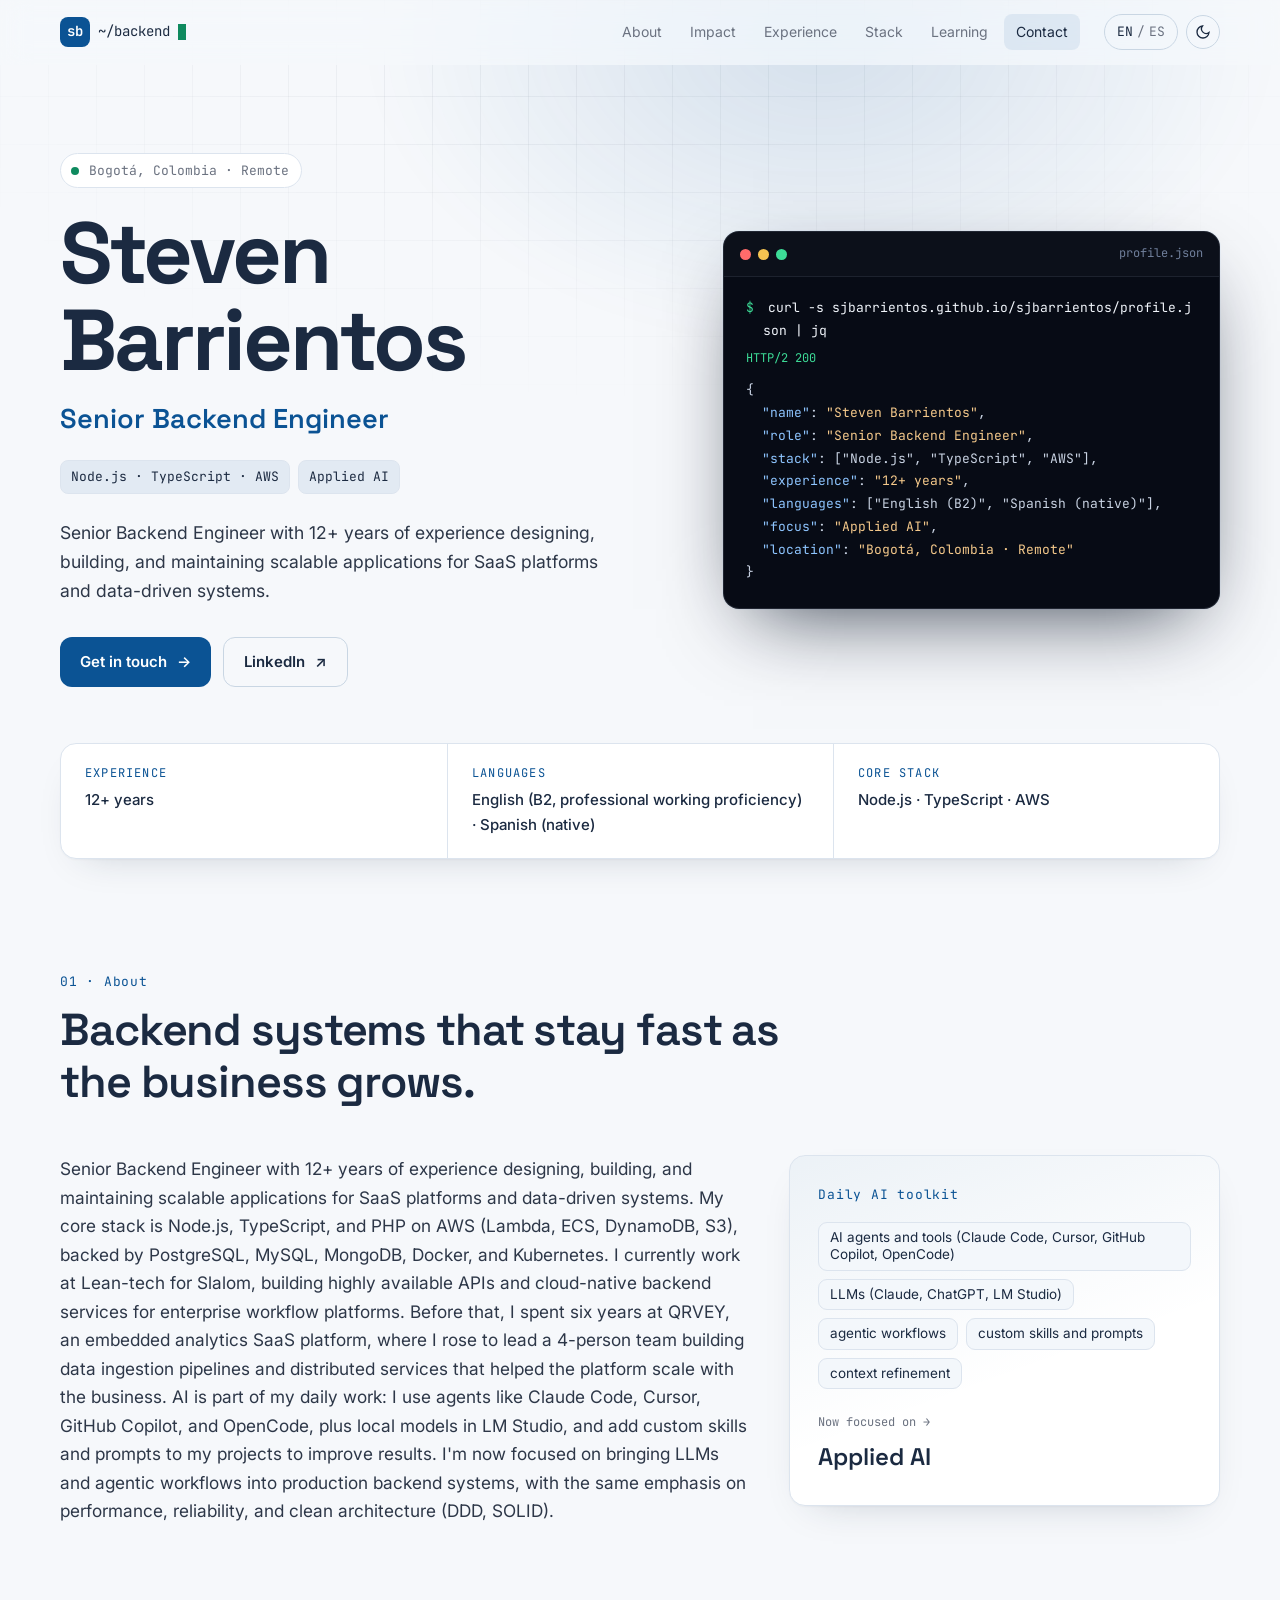
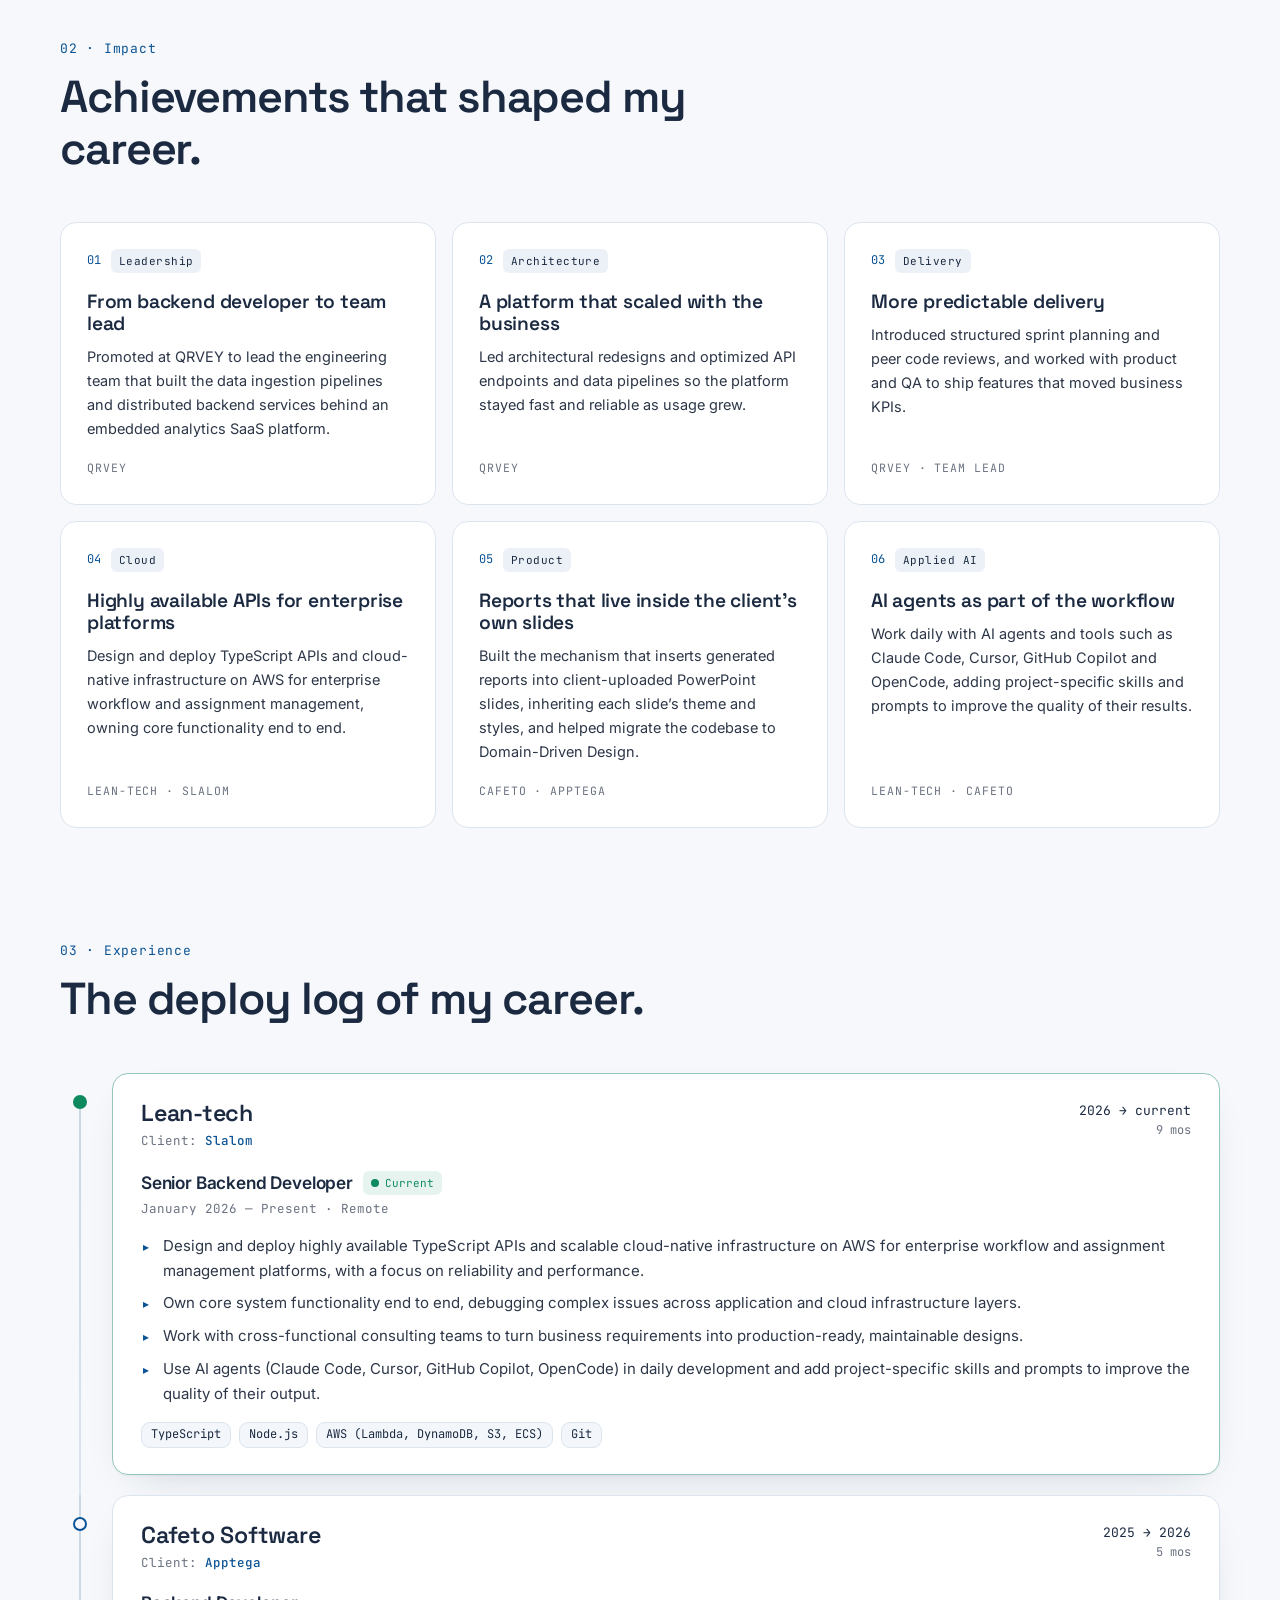
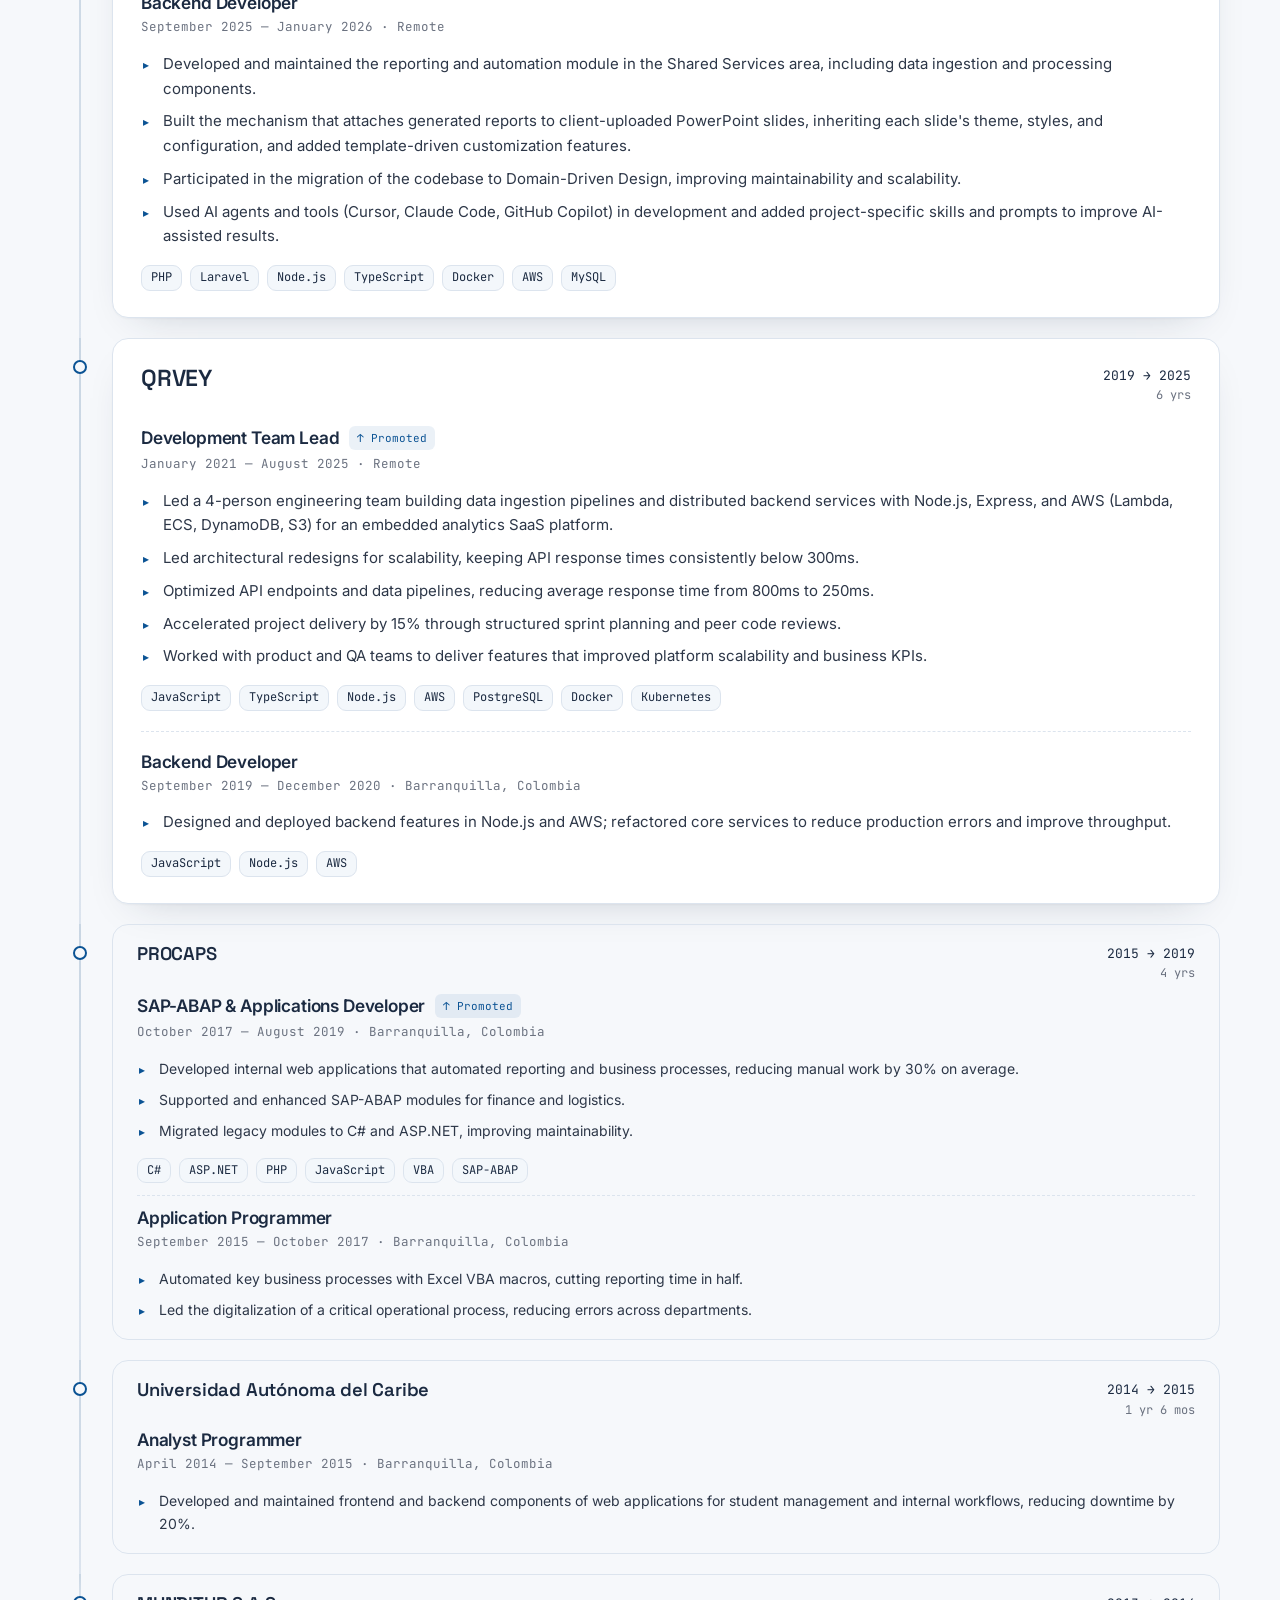
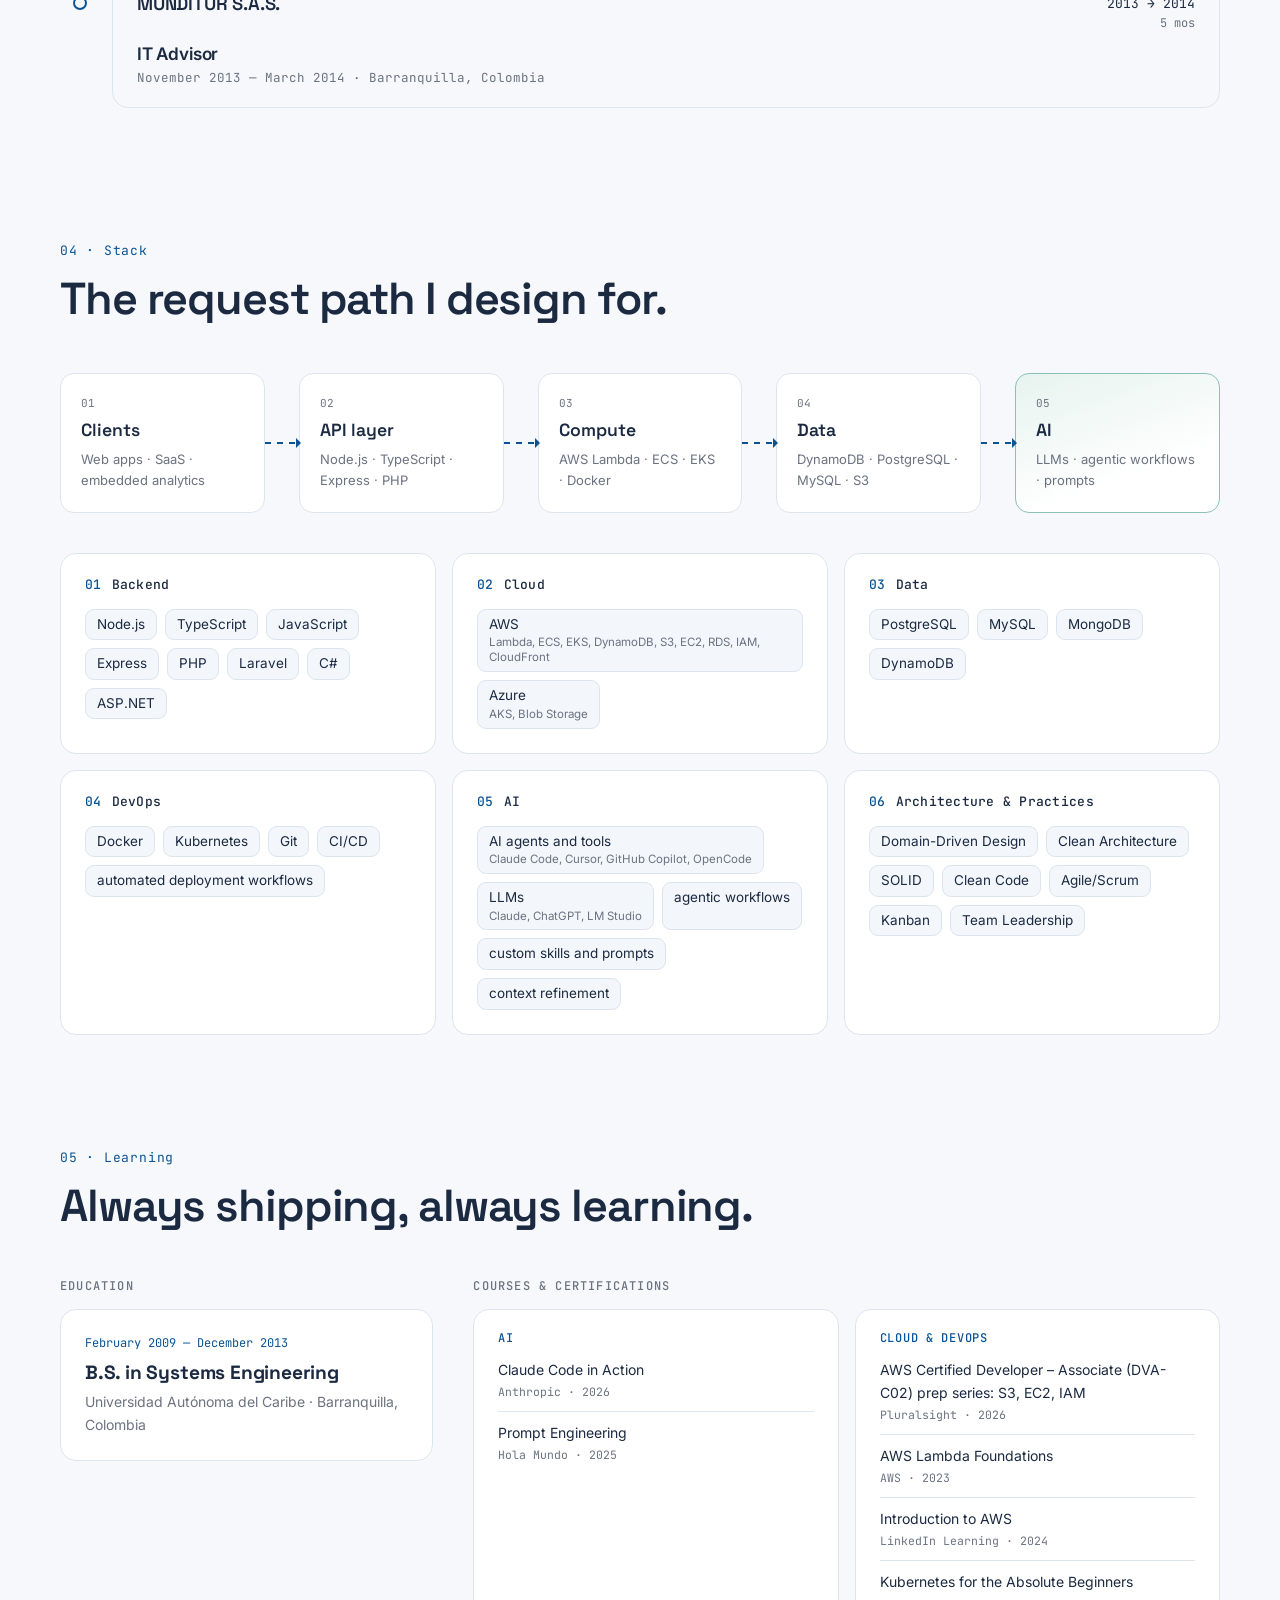
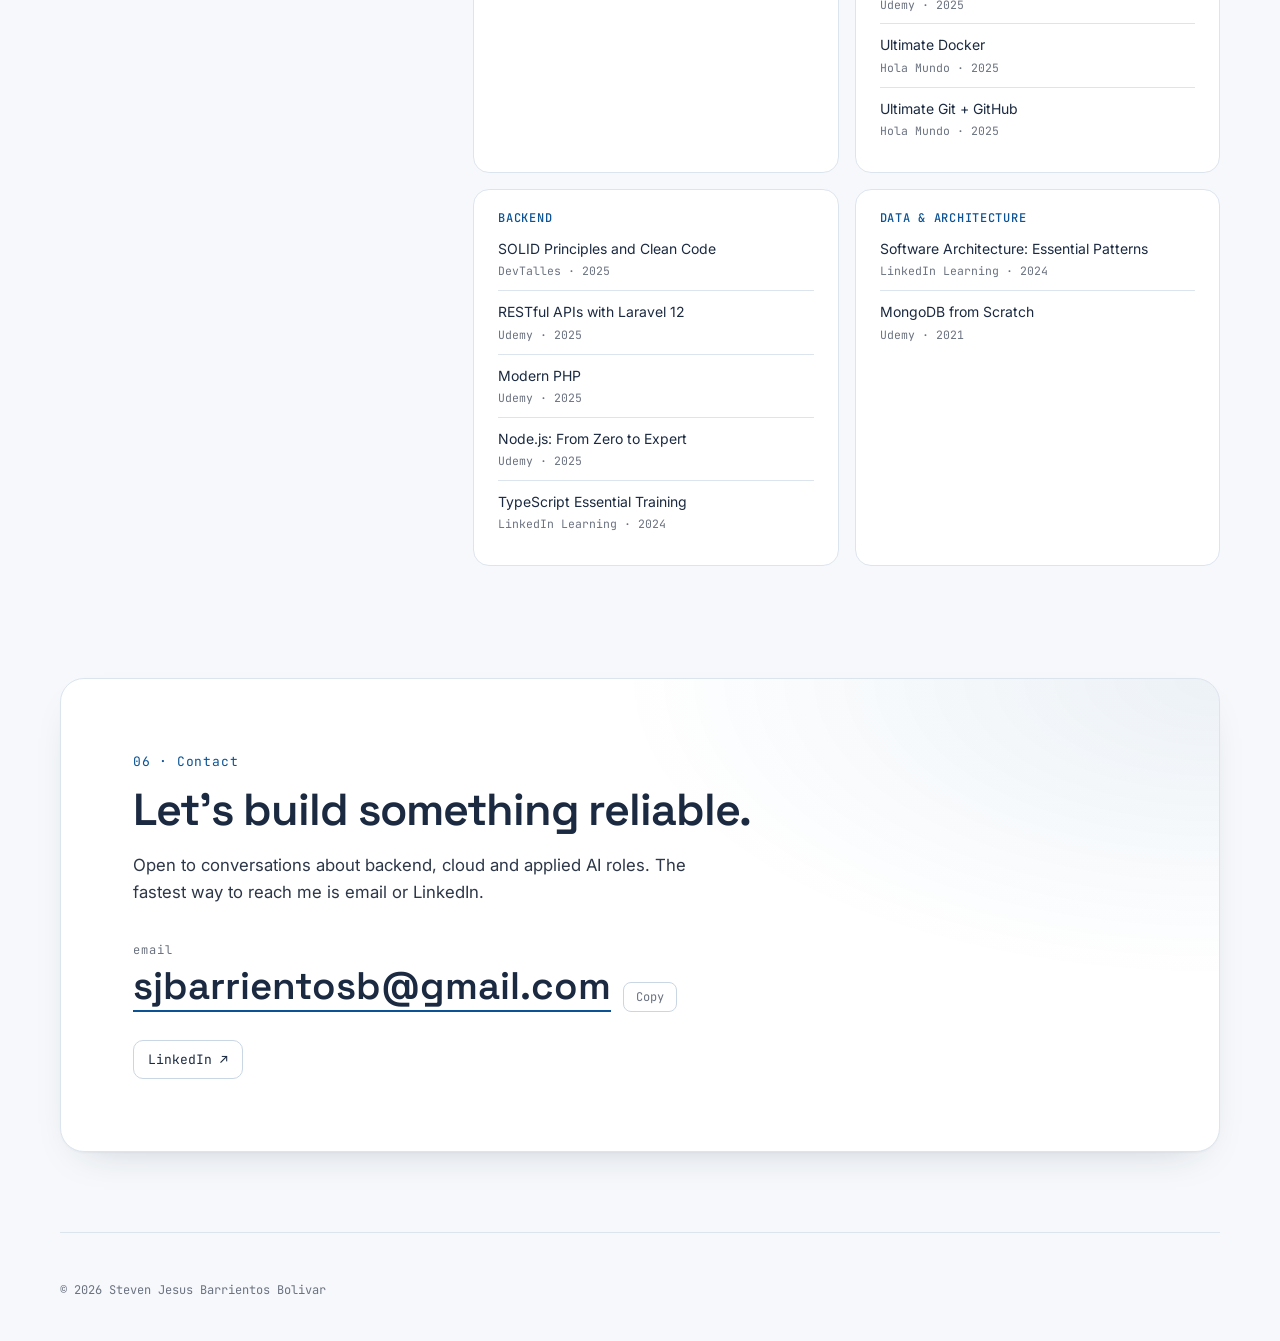
<file: index.html>
<!doctype html>
<html lang="en" data-theme="dark">
<head>
<meta charset="utf-8">
<meta name="viewport" content="width=device-width, initial-scale=1">
<title>Steven Barrientos — Senior Backend Engineer</title>
<meta name="description" content="Steven Jesus Barrientos Bolivar — Senior Backend Engineer | Node.js · TypeScript · AWS | Applied AI. Bogotá, Colombia · Remote.">
<meta name="author" content="Steven Jesus Barrientos Bolivar">
<link rel="canonical" href="https://sjbarrientos.github.io/sjbarrientos/">
<link rel="alternate" hreflang="en" href="https://sjbarrientos.github.io/sjbarrientos/">
<link rel="alternate" hreflang="es" href="https://sjbarrientos.github.io/sjbarrientos/es/">
<link rel="alternate" hreflang="x-default" href="https://sjbarrientos.github.io/sjbarrientos/">
<meta property="og:type" content="profile">
<meta property="og:title" content="Steven Barrientos — Senior Backend Engineer">
<meta property="og:description" content="Senior Backend Engineer with 12+ years of experience designing, building, and maintaining scalable applications for SaaS platforms and data-driven systems.">
<meta property="og:url" content="https://sjbarrientos.github.io/sjbarrientos/">
<meta property="og:locale" content="en_US">
<meta name="theme-color" content="#0A0F1C">
<link rel="icon" href="assets/favicon.svg" type="image/svg+xml">
<link rel="preconnect" href="https://fonts.googleapis.com">
<link rel="preconnect" href="https://fonts.gstatic.com" crossorigin>
<link href="https://fonts.googleapis.com/css2?family=Inter:wght@400;500;600&family=JetBrains+Mono:wght@400;500&family=Space+Grotesk:wght@500;600;700&display=swap" rel="stylesheet">
<link rel="stylesheet" href="assets/styles.css">
<script>document.documentElement.classList.add('js');try{var s=localStorage.getItem('sb-theme');if(s)document.documentElement.dataset.theme=s;else if(matchMedia('(prefers-color-scheme: light)').matches)document.documentElement.dataset.theme='light';}catch(e){}try{if(!localStorage.getItem('sb-lang')&&/^es\b/i.test(navigator.language||'')&&!/[?&]lang=en/.test(location.search))location.replace('es/');}catch(e){}</script>
<script type="application/ld+json">{"@context":"https://schema.org","@type":"Person","name":"Steven Jesus Barrientos Bolivar","jobTitle":"Senior Backend Engineer","email":"mailto:sjbarrientosb@gmail.com","url":"https://sjbarrientos.github.io/sjbarrientos/","sameAs":["https://linkedin.com/in/sjbarrientos"],"address":{"@type":"PostalAddress","addressLocality":"Bogotá, Colombia"},"knowsLanguage":["en","es"]}</script>
</head>
<body>
<a class="skip" href="#main">Skip to content</a>
<div class="bg" aria-hidden="true"><div class="bg-grid"></div><div class="bg-glow"></div></div>

<header class="topbar">
  <nav class="wrap nav" aria-label="Main">
    <a class="logo mono" href="#top" aria-label="Steven Barrientos"><span class="logo-mark">sb</span><span class="logo-path">~/backend</span><span class="caret"></span></a>
    <ul class="nav-links">
      <li><a href="#about">About</a></li><li><a href="#impact">Impact</a></li><li><a href="#experience">Experience</a></li><li><a href="#stack">Stack</a></li><li><a href="#learning">Learning</a></li><li><a href="#contact">Contact</a></li>
    </ul>
    <div class="nav-tools">
      <a class="pill mono" href="es/" hreflang="es" lang="es" data-lang="es" aria-label="Ver en español"><span class="on">EN</span>/<span>ES</span></a>
      <button class="icon-btn" id="theme" type="button" aria-label="Toggle light/dark theme"><svg viewBox="0 0 24 24" aria-hidden="true"><path class="sun" d="M12 4V2m0 20v-2m8-8h2M2 12h2m13.66-5.66 1.41-1.41M4.93 19.07l1.41-1.41m0-11.32L4.93 4.93m14.14 14.14-1.41-1.41M12 17a5 5 0 1 0 0-10 5 5 0 0 0 0 10Z"/><path class="moon" d="M21 12.8A9 9 0 1 1 11.2 3a7 7 0 0 0 9.8 9.8Z"/></svg></button>
    </div>
  </nav>
</header>

<main id="main">
  <section class="hero wrap" id="top">
    <div class="hero-copy">
      <p class="status mono reveal"><i></i>Bogotá, Colombia · Remote</p>
      <h1 class="reveal" style="--i:1">Steven Barrientos</h1>
      <p class="hero-role reveal" style="--i:2">Senior Backend Engineer</p>
      <ul class="tags reveal" style="--i:3"><li class="mono">Node.js · TypeScript · AWS</li><li class="mono">Applied AI</li></ul>
      <p class="lead reveal" style="--i:4">Senior Backend Engineer with 12+ years of experience designing, building, and maintaining scalable applications for SaaS platforms and data-driven systems.</p>
      <div class="cta reveal" style="--i:5">
        <a class="btn btn-primary" href="#contact">Get in touch<span aria-hidden="true">→</span></a>
        <a class="btn btn-ghost" href="https://linkedin.com/in/sjbarrientos" target="_blank" rel="noopener">LinkedIn<span aria-hidden="true">↗</span></a>
      </div>
    </div>
    <div class="terminal reveal" style="--i:3" aria-label="profile.json">
      <div class="term-bar"><span></span><span></span><span></span><p class="mono">profile.json</p></div>
      <div class="term-body mono">
        <p class="cmd"><span class="prompt">$</span> curl -s sjbarrientos.github.io/sjbarrientos/profile.json | jq</p>
        <p class="resp"><span class="ok">HTTP/2 200</span></p>
        <pre class="json"><span class="ln">{</span>
<span class="ln">  <span class="j-k">&quot;name&quot;</span>: <span class="j-s">&quot;Steven Barrientos&quot;</span>,</span>
<span class="ln">  <span class="j-k">&quot;role&quot;</span>: <span class="j-s">&quot;Senior Backend Engineer&quot;</span>,</span>
<span class="ln">  <span class="j-k">&quot;stack&quot;</span>: [&quot;Node.js&quot;, &quot;TypeScript&quot;, &quot;AWS&quot;],</span>
<span class="ln">  <span class="j-k">&quot;experience&quot;</span>: <span class="j-s">&quot;12+ years&quot;</span>,</span>
<span class="ln">  <span class="j-k">&quot;languages&quot;</span>: [&quot;English (B2)&quot;, &quot;Spanish (native)&quot;],</span>
<span class="ln">  <span class="j-k">&quot;focus&quot;</span>: <span class="j-s">&quot;Applied AI&quot;</span>,</span>
<span class="ln">  <span class="j-k">&quot;location&quot;</span>: <span class="j-s">&quot;Bogotá, Colombia · Remote&quot;</span></span>
<span class="ln">}</span></pre>
      </div>
    </div>
  </section>

  <section class="facts wrap reveal" aria-label="Experience">
    <div><p class="mono">Experience</p><strong>12+ years</strong></div>
    <div><p class="mono">Languages</p><strong>English (B2, professional working proficiency) · Spanish (native)</strong></div>
    <div><p class="mono">Core stack</p><strong>Node.js · TypeScript · AWS</strong></div>
  </section>

  <section class="section wrap" id="about">
    <header class="sec-head reveal"><p class="kicker mono">01 · About</p><h2>Backend systems that stay fast as the business grows.</h2></header>
    <div class="about">
      <div class="about-text reveal"><p>Senior Backend Engineer with 12+ years of experience designing, building, and maintaining scalable applications for SaaS platforms and data-driven systems. My core stack is Node.js, TypeScript, and PHP on AWS (Lambda, ECS, DynamoDB, S3), backed by PostgreSQL, MySQL, MongoDB, Docker, and Kubernetes. I currently work at Lean-tech for Slalom, building highly available APIs and cloud-native backend services for enterprise workflow platforms. Before that, I spent six years at QRVEY, an embedded analytics SaaS platform, where I rose to lead a 4-person team building data ingestion pipelines and distributed services that helped the platform scale with the business. AI is part of my daily work: I use agents like Claude Code, Cursor, GitHub Copilot, and OpenCode, plus local models in LM Studio, and add custom skills and prompts to my projects to improve results. I'm now focused on bringing LLMs and agentic workflows into production backend systems, with the same emphasis on performance, reliability, and clean architecture (DDD, SOLID).</p></div>
      <aside class="focus reveal" style="--i:1">
        <p class="kicker mono">Daily AI toolkit</p>
        <ul class="chips"><li>AI agents and tools (Claude Code, Cursor, GitHub Copilot, OpenCode)</li><li>LLMs (Claude, ChatGPT, LM Studio)</li><li>agentic workflows</li><li>custom skills and prompts</li><li>context refinement</li></ul>
        <p class="focus-now mono">Now focused on →</p>
        <p class="focus-text">Applied AI</p>
      </aside>
    </div>
  </section>

  <section class="section wrap" id="impact">
    <header class="sec-head reveal"><p class="kicker mono">02 · Impact</p><h2>Achievements that shaped my career.</h2></header>
    <div class="achievements">
        <article class="achievement reveal" style="--i:0">
          <p class="ach-idx mono">01<span>Leadership</span></p>
          <h3>From backend developer to team lead</h3>
          <p class="ach-text">Promoted at QRVEY to lead the engineering team that built the data ingestion pipelines and distributed backend services behind an embedded analytics SaaS platform.</p>
          <p class="ach-src mono">QRVEY</p>
        </article>
        <article class="achievement reveal" style="--i:1">
          <p class="ach-idx mono">02<span>Architecture</span></p>
          <h3>A platform that scaled with the business</h3>
          <p class="ach-text">Led architectural redesigns and optimized API endpoints and data pipelines so the platform stayed fast and reliable as usage grew.</p>
          <p class="ach-src mono">QRVEY</p>
        </article>
        <article class="achievement reveal" style="--i:2">
          <p class="ach-idx mono">03<span>Delivery</span></p>
          <h3>More predictable delivery</h3>
          <p class="ach-text">Introduced structured sprint planning and peer code reviews, and worked with product and QA to ship features that moved business KPIs.</p>
          <p class="ach-src mono">QRVEY · Team Lead</p>
        </article>
        <article class="achievement reveal" style="--i:3">
          <p class="ach-idx mono">04<span>Cloud</span></p>
          <h3>Highly available APIs for enterprise platforms</h3>
          <p class="ach-text">Design and deploy TypeScript APIs and cloud-native infrastructure on AWS for enterprise workflow and assignment management, owning core functionality end to end.</p>
          <p class="ach-src mono">Lean-tech · Slalom</p>
        </article>
        <article class="achievement reveal" style="--i:4">
          <p class="ach-idx mono">05<span>Product</span></p>
          <h3>Reports that live inside the client’s own slides</h3>
          <p class="ach-text">Built the mechanism that inserts generated reports into client-uploaded PowerPoint slides, inheriting each slide’s theme and styles, and helped migrate the codebase to Domain-Driven Design.</p>
          <p class="ach-src mono">Cafeto · Apptega</p>
        </article>
        <article class="achievement reveal" style="--i:5">
          <p class="ach-idx mono">06<span>Applied AI</span></p>
          <h3>AI agents as part of the workflow</h3>
          <p class="ach-text">Work daily with AI agents and tools such as Claude Code, Cursor, GitHub Copilot and OpenCode, adding project-specific skills and prompts to improve the quality of their results.</p>
          <p class="ach-src mono">Lean-tech · Cafeto</p>
        </article></div>
  </section>

  <section class="section wrap" id="experience">
    <header class="sec-head reveal"><p class="kicker mono">03 · Experience</p><h2>The deploy log of my career.</h2></header>
    <div class="timeline">
      <article class="job reveal job-current" style="--i:0">
        <div class="job-rail"><span class="dot"></span></div>
        <div class="job-card">
          <header class="job-head">
            <div>
              <h3>Lean-tech</h3>
              <p class="client mono">Client: <strong>Slalom</strong></p>
            </div>
            <p class="job-when mono">2026 → current<span>9 mos</span></p>
          </header>
          
          <div class="role is-current">
            <div class="role-head">
              <h4>Senior Backend Developer</h4>
              
              <span class="badge badge-live"><i></i>Current</span>
            </div>
            <p class="role-meta mono">January 2026 — Present <span>·</span> Remote</p>
            <ul class="bullets"><li>Design and deploy highly available TypeScript APIs and scalable cloud-native infrastructure on AWS for enterprise workflow and assignment management platforms, with a focus on reliability and performance.</li><li>Own core system functionality end to end, debugging complex issues across application and cloud infrastructure layers.</li><li>Work with cross-functional consulting teams to turn business requirements into production-ready, maintainable designs.</li><li>Use AI agents (Claude Code, Cursor, GitHub Copilot, OpenCode) in daily development and add project-specific skills and prompts to improve the quality of their output.</li></ul>
            <ul class="chips chips-sm" aria-label="Stack"><li>TypeScript</li><li>Node.js</li><li>AWS (Lambda, DynamoDB, S3, ECS)</li><li>Git</li></ul>
          </div>
        </div>
      </article>
      <article class="job reveal" style="--i:1">
        <div class="job-rail"><span class="dot"></span></div>
        <div class="job-card">
          <header class="job-head">
            <div>
              <h3>Cafeto Software</h3>
              <p class="client mono">Client: <strong>Apptega</strong></p>
            </div>
            <p class="job-when mono">2025 → 2026<span>5 mos</span></p>
          </header>
          
          <div class="role">
            <div class="role-head">
              <h4>Backend Developer</h4>
              
              
            </div>
            <p class="role-meta mono">September 2025 — January 2026 <span>·</span> Remote</p>
            <ul class="bullets"><li>Developed and maintained the reporting and automation module in the Shared Services area, including data ingestion and processing components.</li><li>Built the mechanism that attaches generated reports to client-uploaded PowerPoint slides, inheriting each slide's theme, styles, and configuration, and added template-driven customization features.</li><li>Participated in the migration of the codebase to Domain-Driven Design, improving maintainability and scalability.</li><li>Used AI agents and tools (Cursor, Claude Code, GitHub Copilot) in development and added project-specific skills and prompts to improve AI-assisted results.</li></ul>
            <ul class="chips chips-sm" aria-label="Stack"><li>PHP</li><li>Laravel</li><li>Node.js</li><li>TypeScript</li><li>Docker</li><li>AWS</li><li>MySQL</li></ul>
          </div>
        </div>
      </article>
      <article class="job reveal" style="--i:2">
        <div class="job-rail"><span class="dot"></span></div>
        <div class="job-card">
          <header class="job-head">
            <div>
              <h3>QRVEY</h3>
              
            </div>
            <p class="job-when mono">2019 → 2025<span>6 yrs</span></p>
          </header>
          
          <div class="role">
            <div class="role-head">
              <h4>Development Team Lead</h4>
              <span class="badge badge-up">↑ Promoted</span>
              
            </div>
            <p class="role-meta mono">January 2021 — August 2025 <span>·</span> Remote</p>
            <ul class="bullets"><li>Led a 4-person engineering team building data ingestion pipelines and distributed backend services with Node.js, Express, and AWS (Lambda, ECS, DynamoDB, S3) for an embedded analytics SaaS platform.</li><li>Led architectural redesigns for scalability, keeping API response times consistently below 300ms.</li><li>Optimized API endpoints and data pipelines, reducing average response time from 800ms to 250ms.</li><li>Accelerated project delivery by 15% through structured sprint planning and peer code reviews.</li><li>Worked with product and QA teams to deliver features that improved platform scalability and business KPIs.</li></ul>
            <ul class="chips chips-sm" aria-label="Stack"><li>JavaScript</li><li>TypeScript</li><li>Node.js</li><li>AWS</li><li>PostgreSQL</li><li>Docker</li><li>Kubernetes</li></ul>
          </div>
          <div class="role">
            <div class="role-head">
              <h4>Backend Developer</h4>
              
              
            </div>
            <p class="role-meta mono">September 2019 — December 2020 <span>·</span> Barranquilla, Colombia</p>
            <ul class="bullets"><li>Designed and deployed backend features in Node.js and AWS; refactored core services to reduce production errors and improve throughput.</li></ul>
            <ul class="chips chips-sm" aria-label="Stack"><li>JavaScript</li><li>Node.js</li><li>AWS</li></ul>
          </div>
        </div>
      </article>
      <article class="job reveal job-compact" style="--i:3">
        <div class="job-rail"><span class="dot"></span></div>
        <div class="job-card">
          <header class="job-head">
            <div>
              <h3>PROCAPS</h3>
              
            </div>
            <p class="job-when mono">2015 → 2019<span>4 yrs</span></p>
          </header>
          
          <div class="role">
            <div class="role-head">
              <h4>SAP-ABAP &amp; Applications Developer</h4>
              <span class="badge badge-up">↑ Promoted</span>
              
            </div>
            <p class="role-meta mono">October 2017 — August 2019 <span>·</span> Barranquilla, Colombia</p>
            <ul class="bullets"><li>Developed internal web applications that automated reporting and business processes, reducing manual work by 30% on average.</li><li>Supported and enhanced SAP-ABAP modules for finance and logistics.</li><li>Migrated legacy modules to C# and ASP.NET, improving maintainability.</li></ul>
            <ul class="chips chips-sm" aria-label="Stack"><li>C#</li><li>ASP.NET</li><li>PHP</li><li>JavaScript</li><li>VBA</li><li>SAP-ABAP</li></ul>
          </div>
          <div class="role">
            <div class="role-head">
              <h4>Application Programmer</h4>
              
              
            </div>
            <p class="role-meta mono">September 2015 — October 2017 <span>·</span> Barranquilla, Colombia</p>
            <ul class="bullets"><li>Automated key business processes with Excel VBA macros, cutting reporting time in half.</li><li>Led the digitalization of a critical operational process, reducing errors across departments.</li></ul>
            
          </div>
        </div>
      </article>
      <article class="job reveal job-compact" style="--i:4">
        <div class="job-rail"><span class="dot"></span></div>
        <div class="job-card">
          <header class="job-head">
            <div>
              <h3>Universidad Autónoma del Caribe</h3>
              
            </div>
            <p class="job-when mono">2014 → 2015<span>1 yr 6 mos</span></p>
          </header>
          
          <div class="role">
            <div class="role-head">
              <h4>Analyst Programmer</h4>
              
              
            </div>
            <p class="role-meta mono">April 2014 — September 2015 <span>·</span> Barranquilla, Colombia</p>
            <ul class="bullets"><li>Developed and maintained frontend and backend components of web applications for student management and internal workflows, reducing downtime by 20%.</li></ul>
            
          </div>
        </div>
      </article>
      <article class="job reveal job-compact" style="--i:5">
        <div class="job-rail"><span class="dot"></span></div>
        <div class="job-card">
          <header class="job-head">
            <div>
              <h3>MUNDITUR S.A.S.</h3>
              
            </div>
            <p class="job-when mono">2013 → 2014<span>5 mos</span></p>
          </header>
          
          <div class="role">
            <div class="role-head">
              <h4>IT Advisor</h4>
              
              
            </div>
            <p class="role-meta mono">November 2013 — March 2014 <span>·</span> Barranquilla, Colombia</p>
            
            
          </div>
        </div>
      </article></div>
  </section>

  <section class="section wrap" id="stack">
    <header class="sec-head reveal"><p class="kicker mono">04 · Stack</p><h2>The request path I design for.</h2></header>
    <ol class="flow"><li class="node reveal" style="--i:0"><span class="node-idx mono">01</span><strong>Clients</strong><span>Web apps · SaaS · embedded analytics</span></li><li class="edge" aria-hidden="true"><i></i></li><li class="node reveal" style="--i:1"><span class="node-idx mono">02</span><strong>API layer</strong><span>Node.js · TypeScript · Express · PHP</span></li><li class="edge" aria-hidden="true"><i></i></li><li class="node reveal" style="--i:2"><span class="node-idx mono">03</span><strong>Compute</strong><span>AWS Lambda · ECS · EKS · Docker</span></li><li class="edge" aria-hidden="true"><i></i></li><li class="node reveal" style="--i:3"><span class="node-idx mono">04</span><strong>Data</strong><span>DynamoDB · PostgreSQL · MySQL · S3</span></li><li class="edge" aria-hidden="true"><i></i></li><li class="node reveal" style="--i:4"><span class="node-idx mono">05</span><strong>AI</strong><span>LLMs · agentic workflows · prompts</span></li></ol>
    <div class="skills"><div class="skill reveal" style="--i:0"><h3 class="mono"><span>01</span>Backend</h3><ul class="chips"><li>Node.js</li><li>TypeScript</li><li>JavaScript</li><li>Express</li><li>PHP</li><li>Laravel</li><li>C#</li><li>ASP.NET</li></ul></div><div class="skill reveal" style="--i:1"><h3 class="mono"><span>02</span>Cloud</h3><ul class="chips"><li>AWS<small>Lambda, ECS, EKS, DynamoDB, S3, EC2, RDS, IAM, CloudFront</small></li><li>Azure<small>AKS, Blob Storage</small></li></ul></div><div class="skill reveal" style="--i:2"><h3 class="mono"><span>03</span>Data</h3><ul class="chips"><li>PostgreSQL</li><li>MySQL</li><li>MongoDB</li><li>DynamoDB</li></ul></div><div class="skill reveal" style="--i:3"><h3 class="mono"><span>04</span>DevOps</h3><ul class="chips"><li>Docker</li><li>Kubernetes</li><li>Git</li><li>CI/CD</li><li>automated deployment workflows</li></ul></div><div class="skill reveal" style="--i:4"><h3 class="mono"><span>05</span>AI</h3><ul class="chips"><li>AI agents and tools<small>Claude Code, Cursor, GitHub Copilot, OpenCode</small></li><li>LLMs<small>Claude, ChatGPT, LM Studio</small></li><li>agentic workflows</li><li>custom skills and prompts</li><li>context refinement</li></ul></div><div class="skill reveal" style="--i:5"><h3 class="mono"><span>06</span>Architecture &amp; Practices</h3><ul class="chips"><li>Domain-Driven Design</li><li>Clean Architecture</li><li>SOLID</li><li>Clean Code</li><li>Agile/Scrum</li><li>Kanban</li><li>Team Leadership</li></ul></div></div>
  </section>

  <section class="section wrap" id="learning">
    <header class="sec-head reveal"><p class="kicker mono">05 · Learning</p><h2>Always shipping, always learning.</h2></header>
    <div class="learn">
      <div><h3 class="sub mono">Education</h3><div class="edu reveal"><p class="mono edu-when">February 2009 — December 2013</p><h4>B.S. in Systems Engineering</h4><p>Universidad Autónoma del Caribe · Barranquilla, Colombia</p></div></div>
      <div><h3 class="sub mono">Courses & certifications</h3><div class="certs"><div class="cert-group reveal"><h4 class="mono">AI</h4><ul><li><span class="c-name">Claude Code in Action</span><span class="c-meta mono">Anthropic · 2026</span></li><li><span class="c-name">Prompt Engineering</span><span class="c-meta mono">Hola Mundo · 2025</span></li></ul></div><div class="cert-group reveal"><h4 class="mono">Cloud &amp; DevOps</h4><ul><li><span class="c-name">AWS Certified Developer – Associate (DVA-C02) prep series: S3, EC2, IAM</span><span class="c-meta mono">Pluralsight · 2026</span></li><li><span class="c-name">AWS Lambda Foundations</span><span class="c-meta mono">AWS · 2023</span></li><li><span class="c-name">Introduction to AWS</span><span class="c-meta mono">LinkedIn Learning · 2024</span></li><li><span class="c-name">Kubernetes for the Absolute Beginners</span><span class="c-meta mono">Udemy · 2025</span></li><li><span class="c-name">Ultimate Docker</span><span class="c-meta mono">Hola Mundo · 2025</span></li><li><span class="c-name">Ultimate Git + GitHub</span><span class="c-meta mono">Hola Mundo · 2025</span></li></ul></div><div class="cert-group reveal"><h4 class="mono">Backend</h4><ul><li><span class="c-name">SOLID Principles and Clean Code</span><span class="c-meta mono">DevTalles · 2025</span></li><li><span class="c-name">RESTful APIs with Laravel 12</span><span class="c-meta mono">Udemy · 2025</span></li><li><span class="c-name">Modern PHP</span><span class="c-meta mono">Udemy · 2025</span></li><li><span class="c-name">Node.js: From Zero to Expert</span><span class="c-meta mono">Udemy · 2025</span></li><li><span class="c-name">TypeScript Essential Training</span><span class="c-meta mono">LinkedIn Learning · 2024</span></li></ul></div><div class="cert-group reveal"><h4 class="mono">Data &amp; Architecture</h4><ul><li><span class="c-name">Software Architecture: Essential Patterns</span><span class="c-meta mono">LinkedIn Learning · 2024</span></li><li><span class="c-name">MongoDB from Scratch</span><span class="c-meta mono">Udemy · 2021</span></li></ul></div></div></div>
    </div>
  </section>

  <section class="section wrap contact" id="contact">
    <div class="contact-card reveal">
      <p class="kicker mono">06 · Contact</p>
      <h2>Let’s build something reliable.</h2>
      <p class="contact-text">Open to conversations about backend, cloud and applied AI roles. The fastest way to reach me is email or LinkedIn.</p>
      <div class="contact-links">
        <a class="big-link" href="mailto:sjbarrientosb@gmail.com"><span class="mono">email</span>sjbarrientosb@gmail.com</a>
        <button class="copy mono" type="button" data-copy="sjbarrientosb@gmail.com" data-done="Copied">Copy</button>
      </div>
      <ul class="contact-list mono">
        <li><a href="https://linkedin.com/in/sjbarrientos" target="_blank" rel="noopener">LinkedIn ↗</a></li>
        
      </ul>
    </div>
  </section>
</main>

<footer class="footer wrap mono">
  <p>© <span id="year">2026</span> Steven Jesus Barrientos Bolivar</p>
</footer>
<script src="assets/main.js" defer></script>
</body>
</html>
</file>
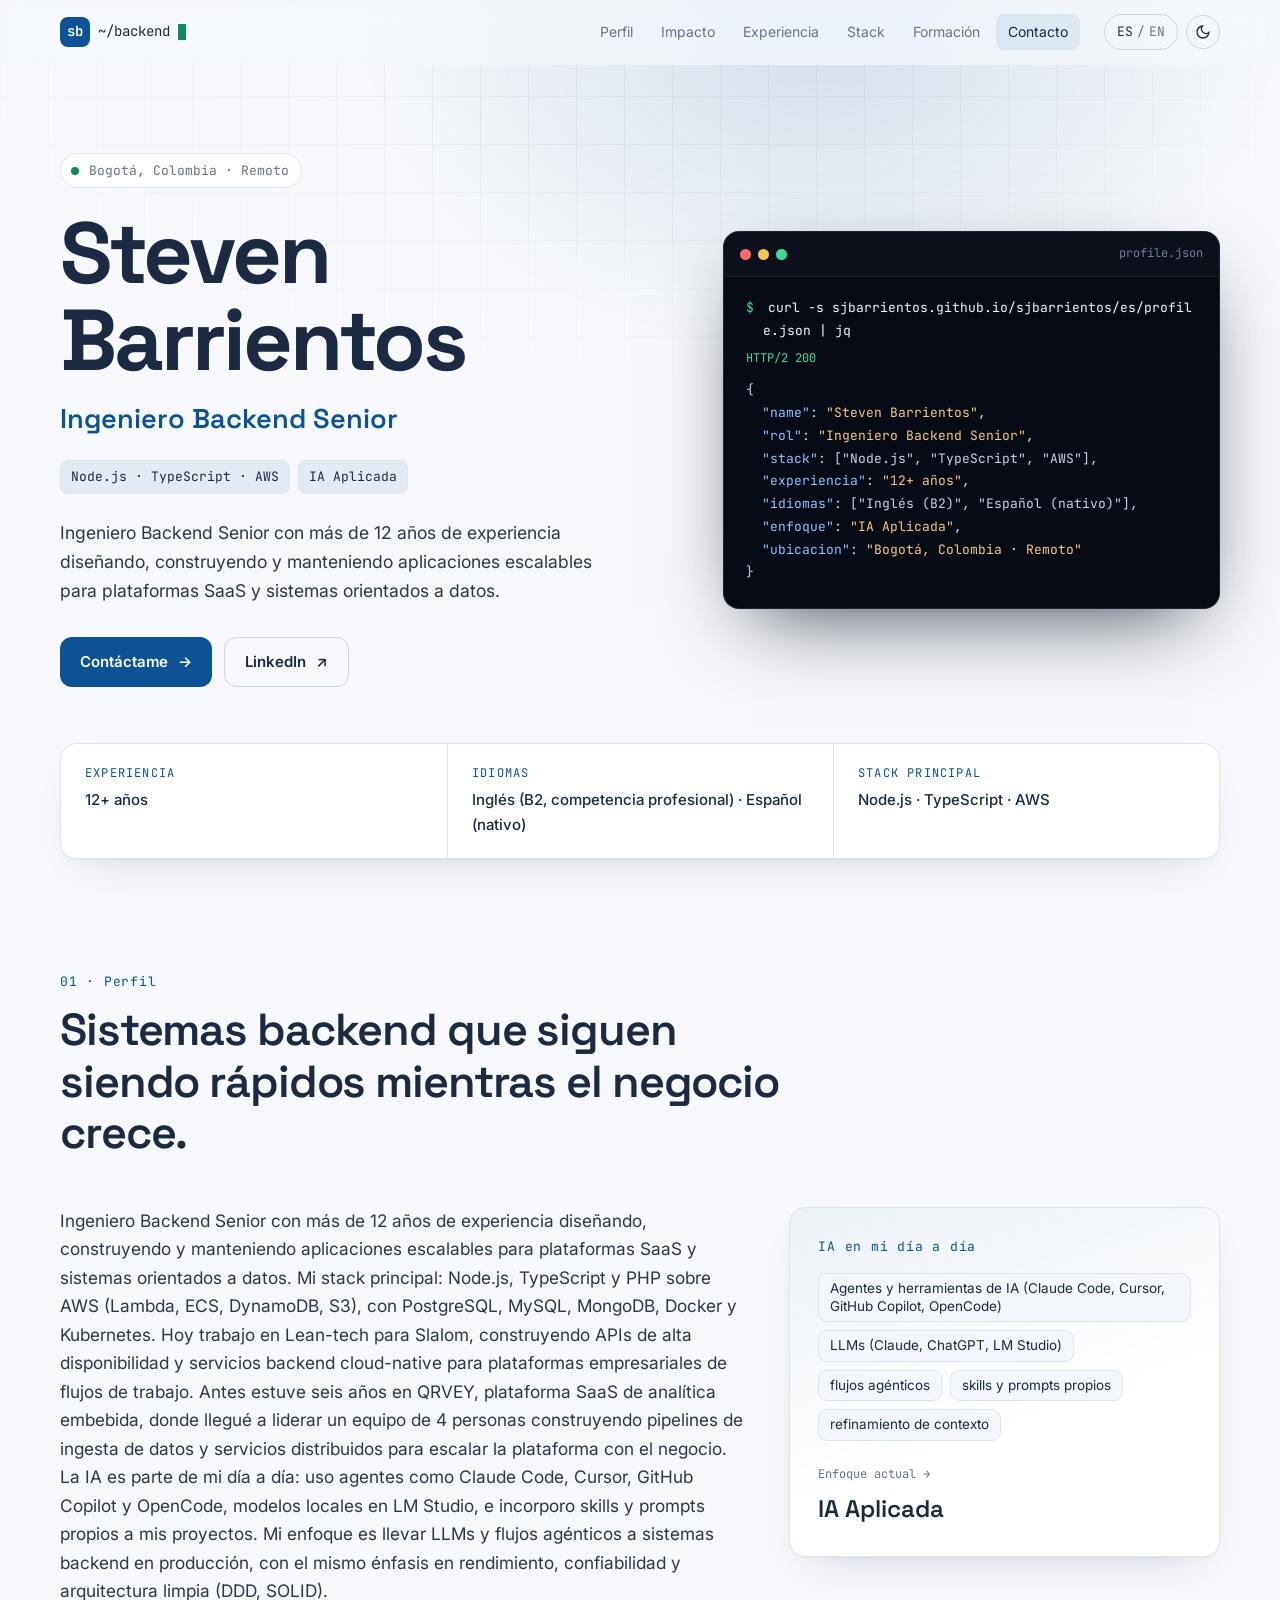
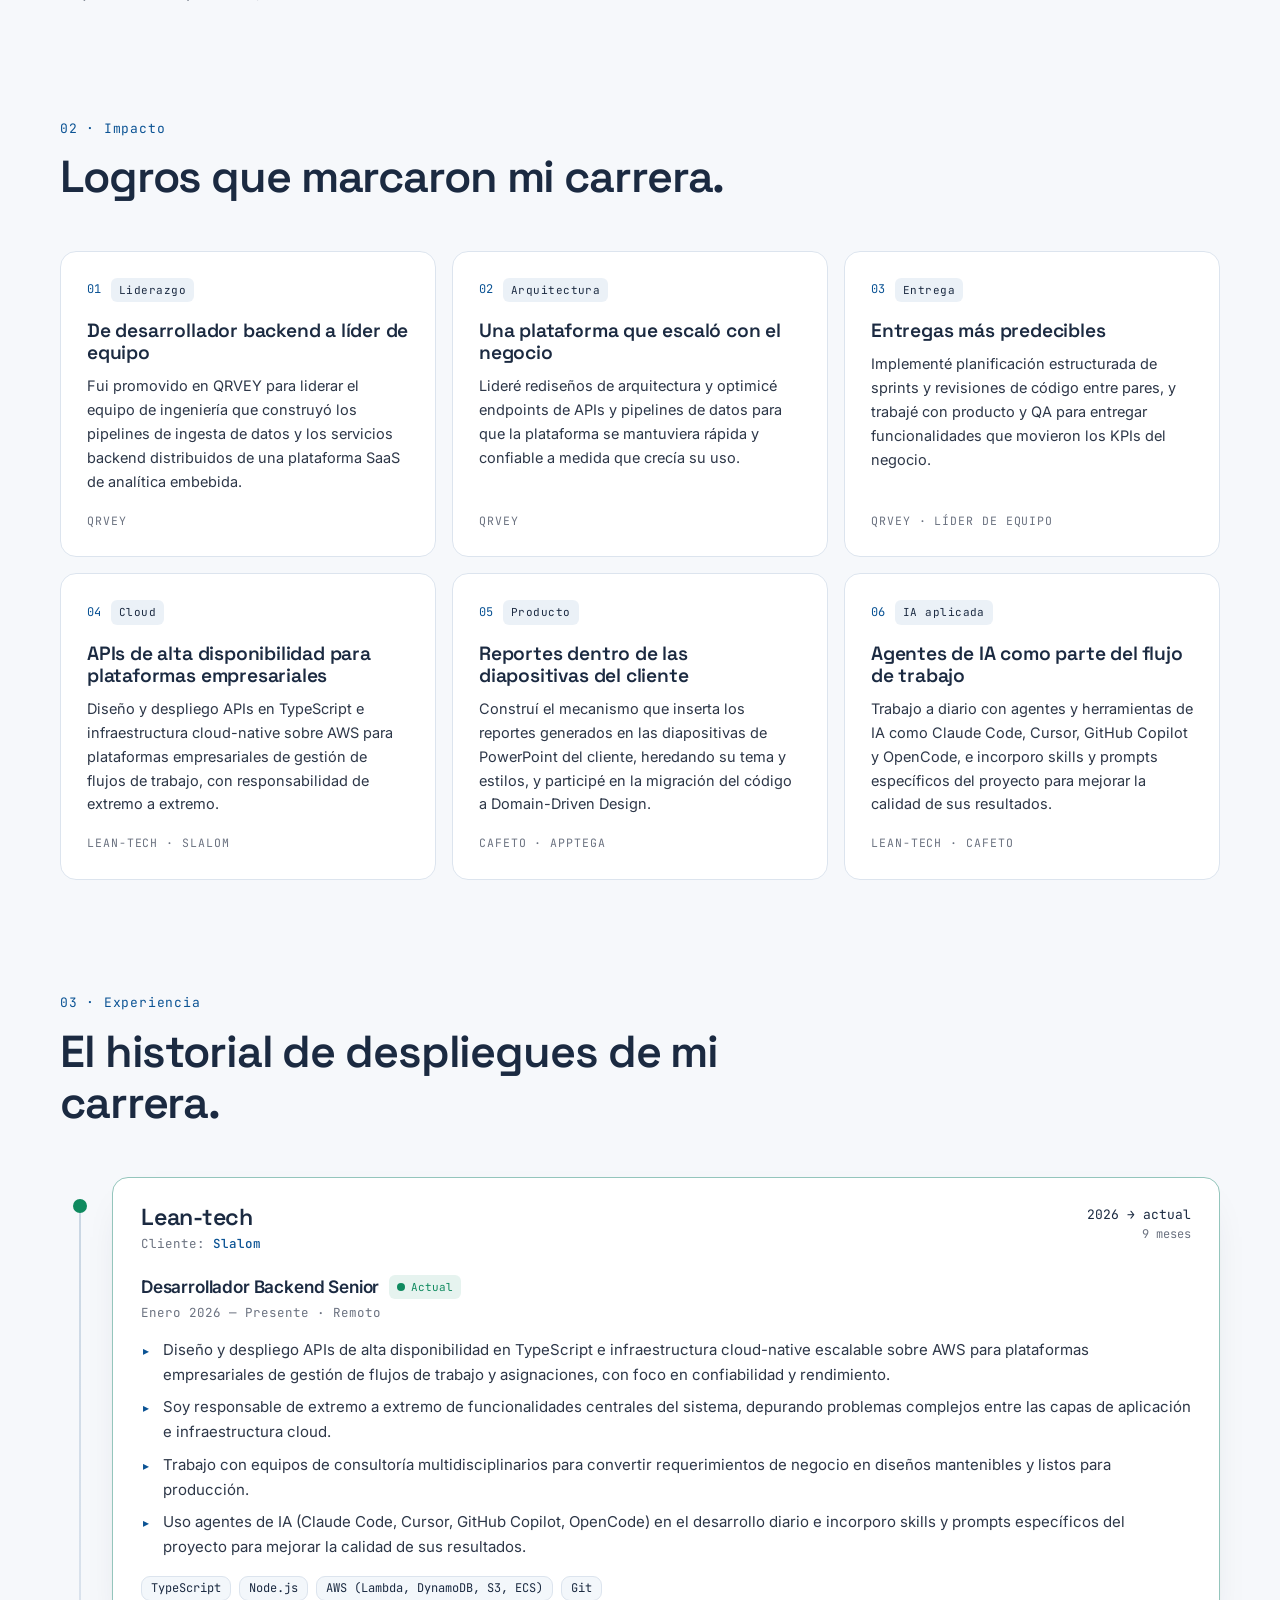
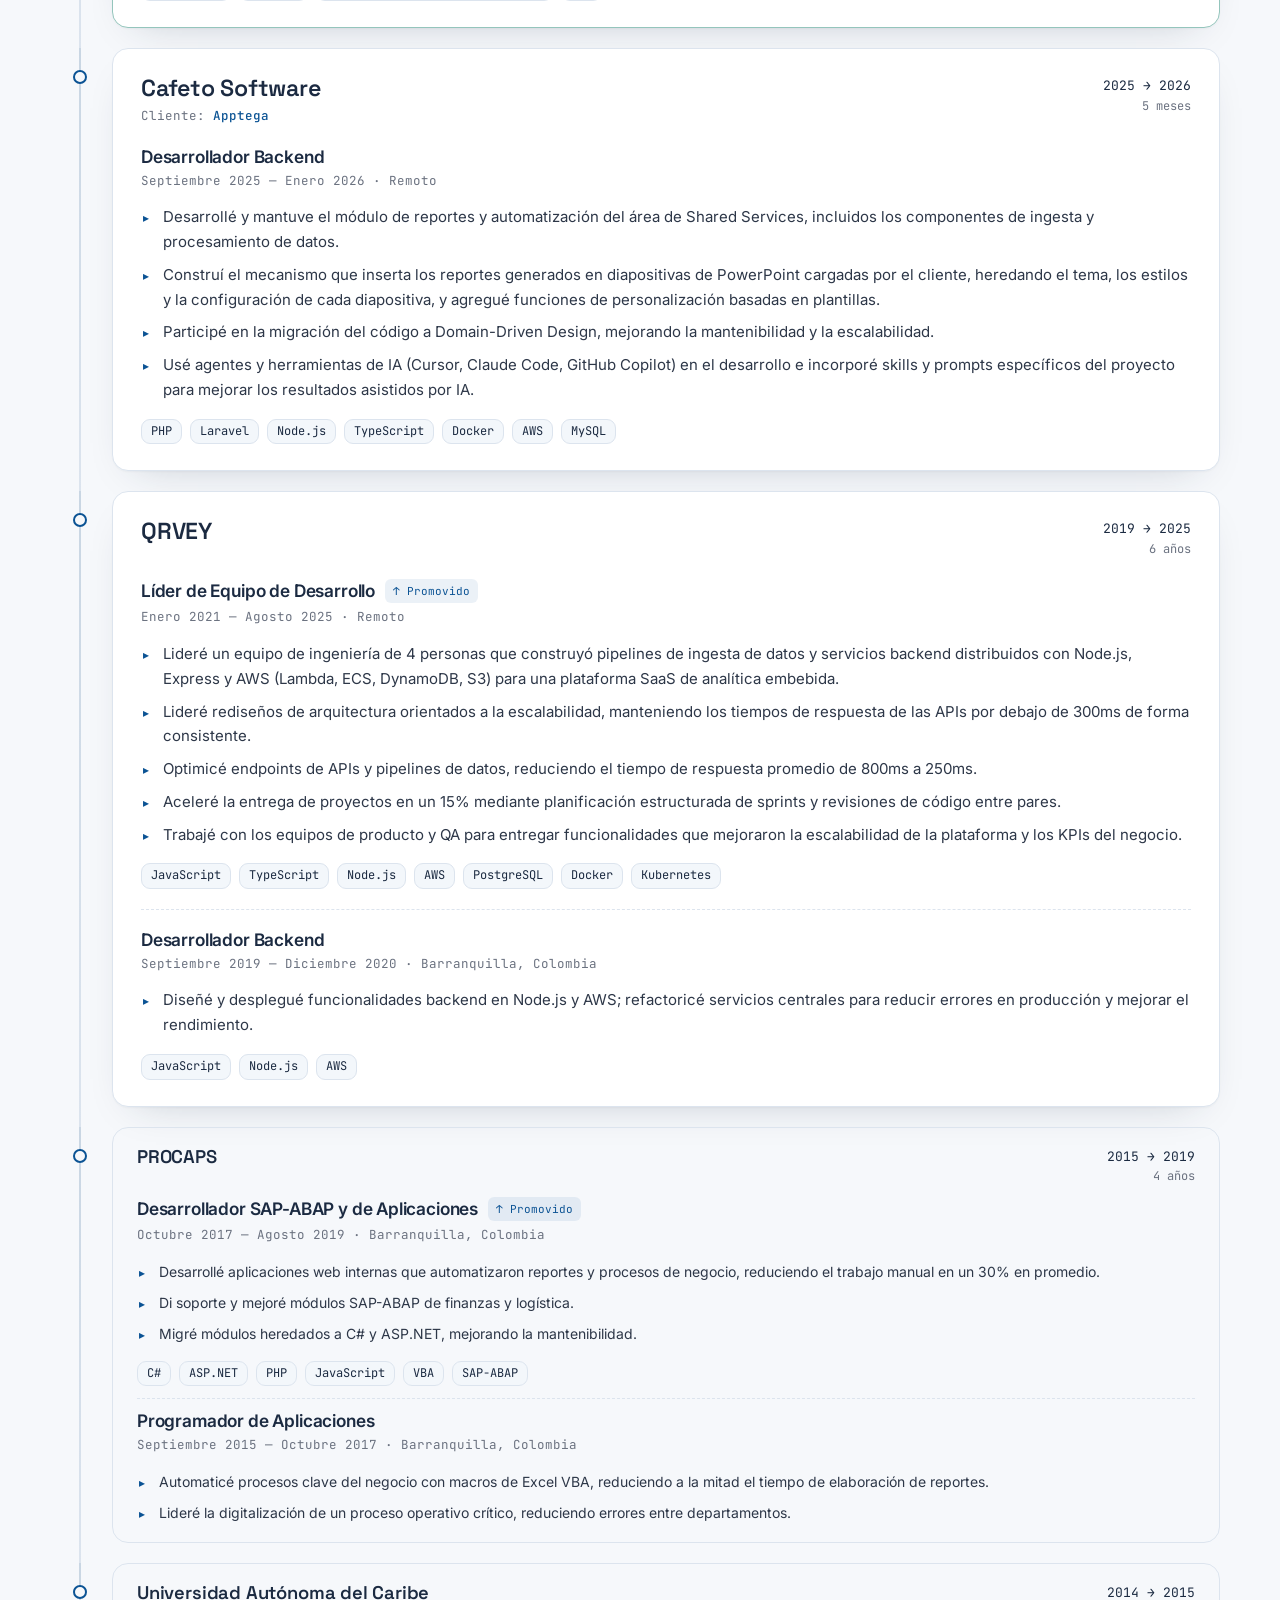
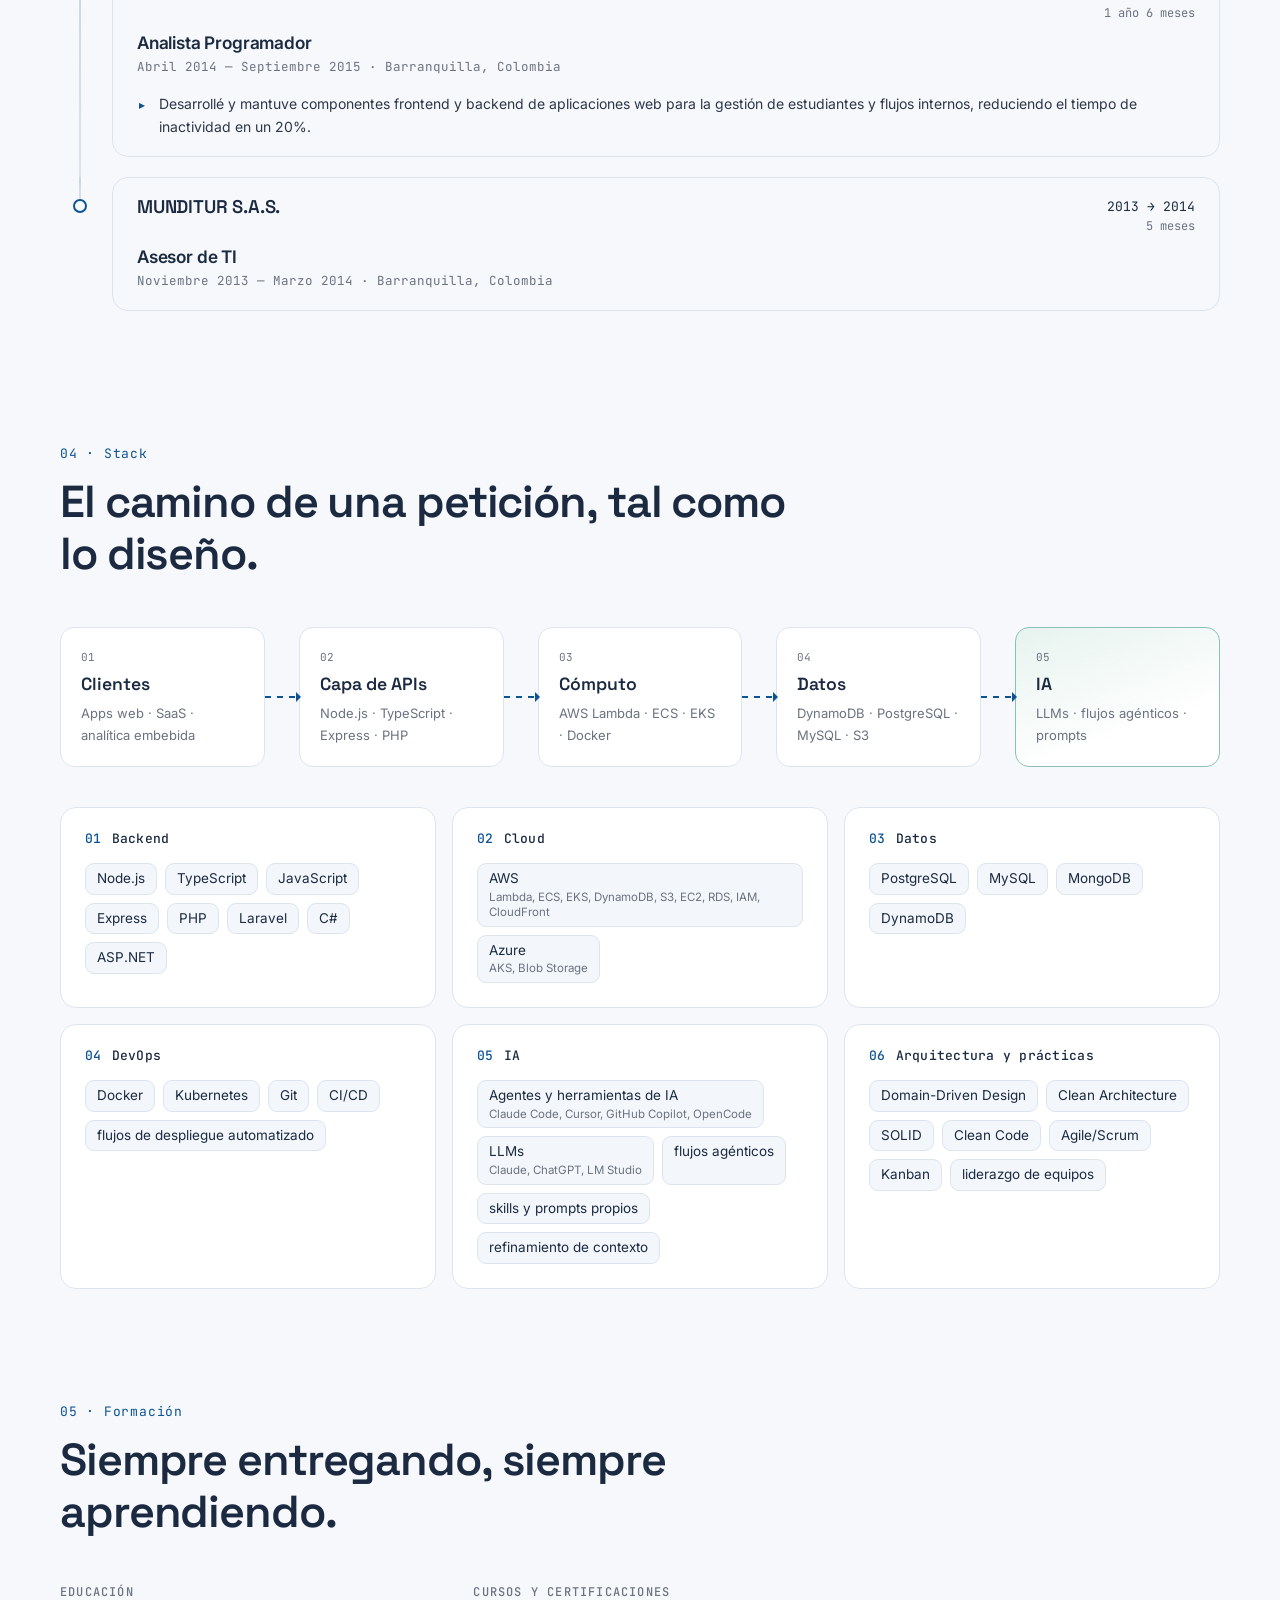
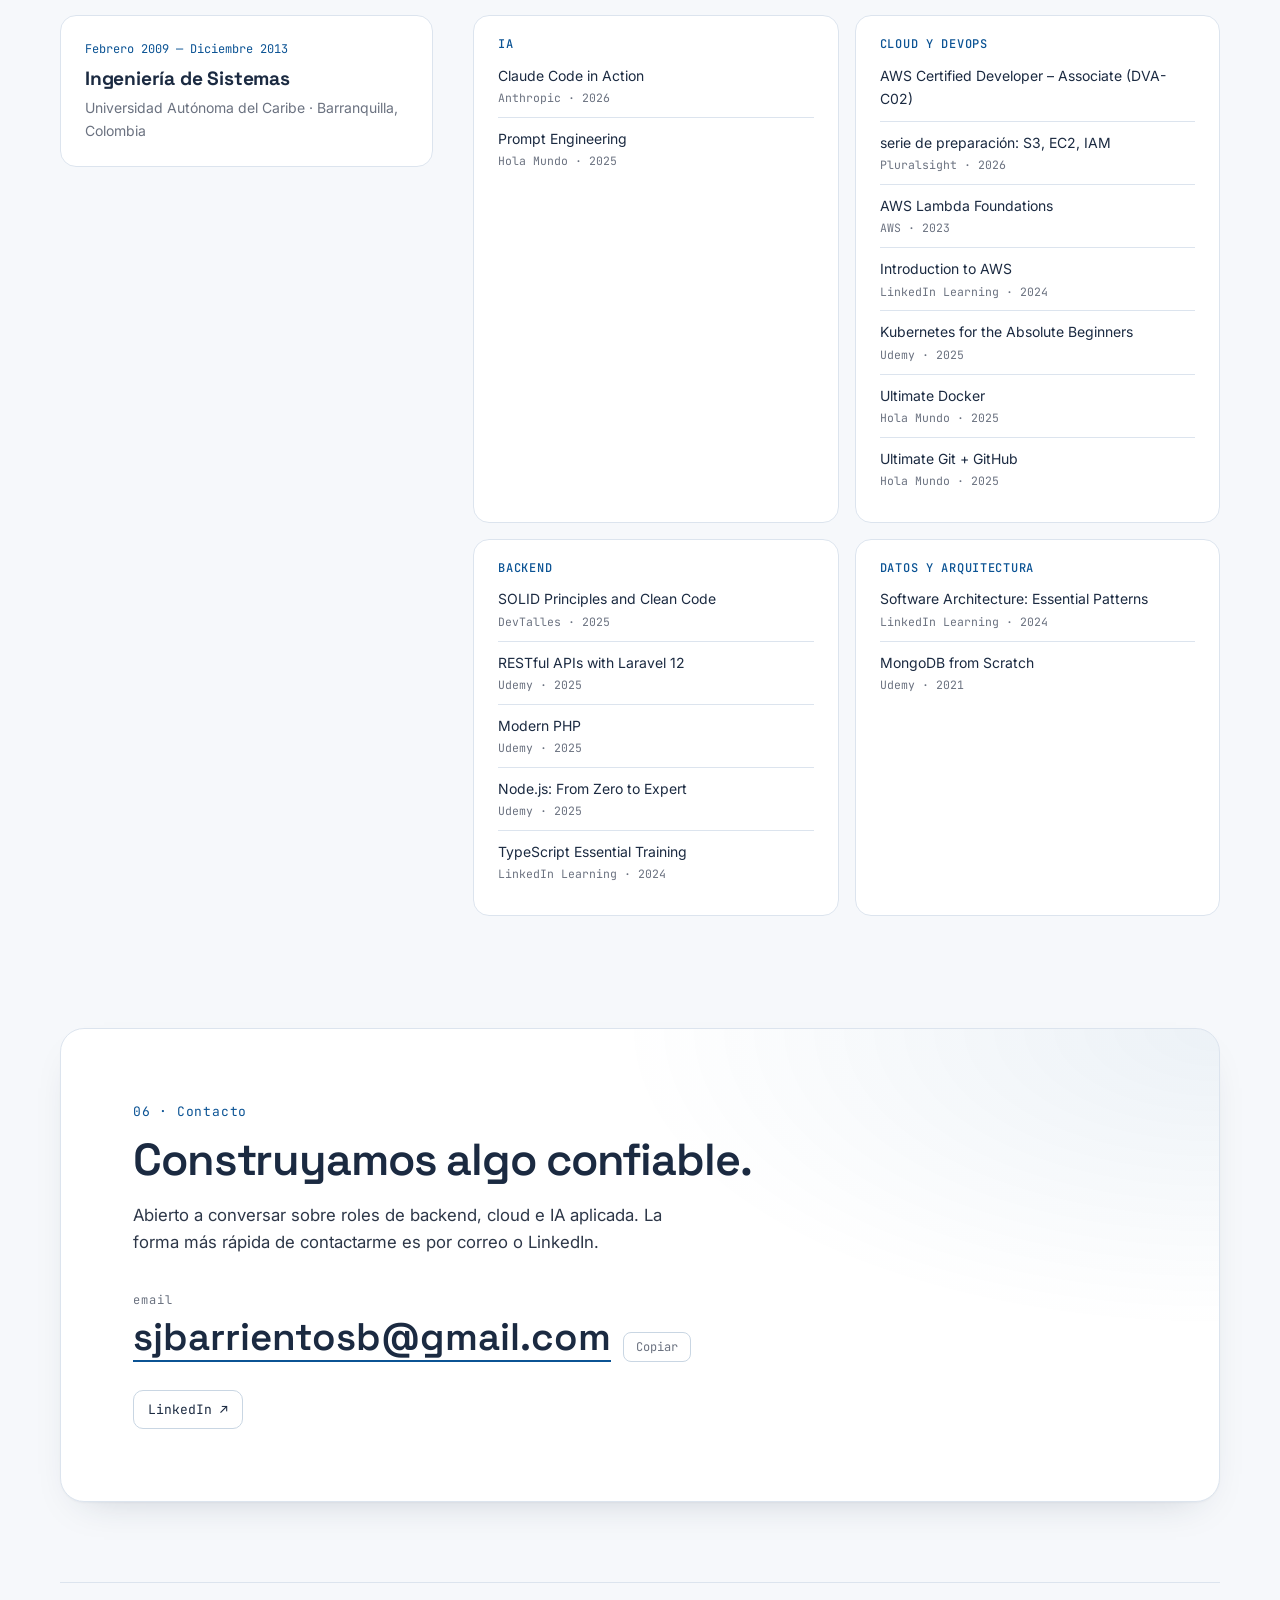
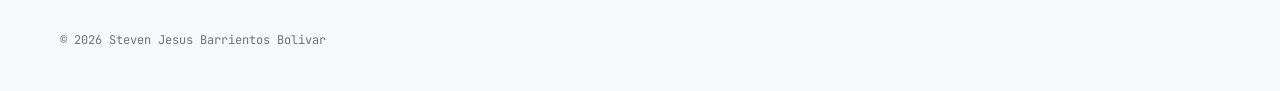
<file: es/index.html>
<!doctype html>
<html lang="es" data-theme="dark">
<head>
<meta charset="utf-8">
<meta name="viewport" content="width=device-width, initial-scale=1">
<title>Steven Barrientos — Ingeniero Backend Senior</title>
<meta name="description" content="Steven Jesus Barrientos Bolivar — Ingeniero Backend Senior | Node.js · TypeScript · AWS | IA Aplicada. Bogotá, Colombia · Remoto.">
<meta name="author" content="Steven Jesus Barrientos Bolivar">
<link rel="canonical" href="https://sjbarrientos.github.io/sjbarrientos/es/">
<link rel="alternate" hreflang="en" href="https://sjbarrientos.github.io/sjbarrientos/">
<link rel="alternate" hreflang="es" href="https://sjbarrientos.github.io/sjbarrientos/es/">
<link rel="alternate" hreflang="x-default" href="https://sjbarrientos.github.io/sjbarrientos/">
<meta property="og:type" content="profile">
<meta property="og:title" content="Steven Barrientos — Ingeniero Backend Senior">
<meta property="og:description" content="Ingeniero Backend Senior con más de 12 años de experiencia diseñando, construyendo y manteniendo aplicaciones escalables para plataformas SaaS y sistemas orientados a datos.">
<meta property="og:url" content="https://sjbarrientos.github.io/sjbarrientos/es/">
<meta property="og:locale" content="es_CO">
<meta name="theme-color" content="#0A0F1C">
<link rel="icon" href="../assets/favicon.svg" type="image/svg+xml">
<link rel="preconnect" href="https://fonts.googleapis.com">
<link rel="preconnect" href="https://fonts.gstatic.com" crossorigin>
<link href="https://fonts.googleapis.com/css2?family=Inter:wght@400;500;600&family=JetBrains+Mono:wght@400;500&family=Space+Grotesk:wght@500;600;700&display=swap" rel="stylesheet">
<link rel="stylesheet" href="../assets/styles.css">
<script>document.documentElement.classList.add('js');try{var s=localStorage.getItem('sb-theme');if(s)document.documentElement.dataset.theme=s;else if(matchMedia('(prefers-color-scheme: light)').matches)document.documentElement.dataset.theme='light';}catch(e){}</script>
<script type="application/ld+json">{"@context":"https://schema.org","@type":"Person","name":"Steven Jesus Barrientos Bolivar","jobTitle":"Ingeniero Backend Senior","email":"mailto:sjbarrientosb@gmail.com","url":"https://sjbarrientos.github.io/sjbarrientos/es/","sameAs":["https://linkedin.com/in/sjbarrientos"],"address":{"@type":"PostalAddress","addressLocality":"Bogotá, Colombia"},"knowsLanguage":["en","es"]}</script>
</head>
<body>
<a class="skip" href="#main">Saltar al contenido</a>
<div class="bg" aria-hidden="true"><div class="bg-grid"></div><div class="bg-glow"></div></div>

<header class="topbar">
  <nav class="wrap nav" aria-label="Principal">
    <a class="logo mono" href="#top" aria-label="Steven Barrientos"><span class="logo-mark">sb</span><span class="logo-path">~/backend</span><span class="caret"></span></a>
    <ul class="nav-links">
      <li><a href="#about">Perfil</a></li><li><a href="#impact">Impacto</a></li><li><a href="#experience">Experiencia</a></li><li><a href="#stack">Stack</a></li><li><a href="#learning">Formación</a></li><li><a href="#contact">Contacto</a></li>
    </ul>
    <div class="nav-tools">
      <a class="pill mono" href="../" hreflang="en" lang="en" data-lang="en" aria-label="View in English"><span class="on">ES</span>/<span>EN</span></a>
      <button class="icon-btn" id="theme" type="button" aria-label="Cambiar tema claro/oscuro"><svg viewBox="0 0 24 24" aria-hidden="true"><path class="sun" d="M12 4V2m0 20v-2m8-8h2M2 12h2m13.66-5.66 1.41-1.41M4.93 19.07l1.41-1.41m0-11.32L4.93 4.93m14.14 14.14-1.41-1.41M12 17a5 5 0 1 0 0-10 5 5 0 0 0 0 10Z"/><path class="moon" d="M21 12.8A9 9 0 1 1 11.2 3a7 7 0 0 0 9.8 9.8Z"/></svg></button>
    </div>
  </nav>
</header>

<main id="main">
  <section class="hero wrap" id="top">
    <div class="hero-copy">
      <p class="status mono reveal"><i></i>Bogotá, Colombia · Remoto</p>
      <h1 class="reveal" style="--i:1">Steven Barrientos</h1>
      <p class="hero-role reveal" style="--i:2">Ingeniero Backend Senior</p>
      <ul class="tags reveal" style="--i:3"><li class="mono">Node.js · TypeScript · AWS</li><li class="mono">IA Aplicada</li></ul>
      <p class="lead reveal" style="--i:4">Ingeniero Backend Senior con más de 12 años de experiencia diseñando, construyendo y manteniendo aplicaciones escalables para plataformas SaaS y sistemas orientados a datos.</p>
      <div class="cta reveal" style="--i:5">
        <a class="btn btn-primary" href="#contact">Contáctame<span aria-hidden="true">→</span></a>
        <a class="btn btn-ghost" href="https://linkedin.com/in/sjbarrientos" target="_blank" rel="noopener">LinkedIn<span aria-hidden="true">↗</span></a>
      </div>
    </div>
    <div class="terminal reveal" style="--i:3" aria-label="profile.json">
      <div class="term-bar"><span></span><span></span><span></span><p class="mono">profile.json</p></div>
      <div class="term-body mono">
        <p class="cmd"><span class="prompt">$</span> curl -s sjbarrientos.github.io/sjbarrientos/es/profile.json | jq</p>
        <p class="resp"><span class="ok">HTTP/2 200</span></p>
        <pre class="json"><span class="ln">{</span>
<span class="ln">  <span class="j-k">&quot;name&quot;</span>: <span class="j-s">&quot;Steven Barrientos&quot;</span>,</span>
<span class="ln">  <span class="j-k">&quot;rol&quot;</span>: <span class="j-s">&quot;Ingeniero Backend Senior&quot;</span>,</span>
<span class="ln">  <span class="j-k">&quot;stack&quot;</span>: [&quot;Node.js&quot;, &quot;TypeScript&quot;, &quot;AWS&quot;],</span>
<span class="ln">  <span class="j-k">&quot;experiencia&quot;</span>: <span class="j-s">&quot;12+ años&quot;</span>,</span>
<span class="ln">  <span class="j-k">&quot;idiomas&quot;</span>: [&quot;Inglés (B2)&quot;, &quot;Español (nativo)&quot;],</span>
<span class="ln">  <span class="j-k">&quot;enfoque&quot;</span>: <span class="j-s">&quot;IA Aplicada&quot;</span>,</span>
<span class="ln">  <span class="j-k">&quot;ubicacion&quot;</span>: <span class="j-s">&quot;Bogotá, Colombia · Remoto&quot;</span></span>
<span class="ln">}</span></pre>
      </div>
    </div>
  </section>

  <section class="facts wrap reveal" aria-label="Experiencia">
    <div><p class="mono">Experiencia</p><strong>12+ años</strong></div>
    <div><p class="mono">Idiomas</p><strong>Inglés (B2, competencia profesional) · Español (nativo)</strong></div>
    <div><p class="mono">Stack principal</p><strong>Node.js · TypeScript · AWS</strong></div>
  </section>

  <section class="section wrap" id="about">
    <header class="sec-head reveal"><p class="kicker mono">01 · Perfil</p><h2>Sistemas backend que siguen siendo rápidos mientras el negocio crece.</h2></header>
    <div class="about">
      <div class="about-text reveal"><p>Ingeniero Backend Senior con más de 12 años de experiencia diseñando, construyendo y manteniendo aplicaciones escalables para plataformas SaaS y sistemas orientados a datos. Mi stack principal: Node.js, TypeScript y PHP sobre AWS (Lambda, ECS, DynamoDB, S3), con PostgreSQL, MySQL, MongoDB, Docker y Kubernetes. Hoy trabajo en Lean-tech para Slalom, construyendo APIs de alta disponibilidad y servicios backend cloud-native para plataformas empresariales de flujos de trabajo. Antes estuve seis años en QRVEY, plataforma SaaS de analítica embebida, donde llegué a liderar un equipo de 4 personas construyendo pipelines de ingesta de datos y servicios distribuidos para escalar la plataforma con el negocio. La IA es parte de mi día a día: uso agentes como Claude Code, Cursor, GitHub Copilot y OpenCode, modelos locales en LM Studio, e incorporo skills y prompts propios a mis proyectos. Mi enfoque es llevar LLMs y flujos agénticos a sistemas backend en producción, con el mismo énfasis en rendimiento, confiabilidad y arquitectura limpia (DDD, SOLID).</p></div>
      <aside class="focus reveal" style="--i:1">
        <p class="kicker mono">IA en mi día a día</p>
        <ul class="chips"><li>Agentes y herramientas de IA (Claude Code, Cursor, GitHub Copilot, OpenCode)</li><li>LLMs (Claude, ChatGPT, LM Studio)</li><li>flujos agénticos</li><li>skills y prompts propios</li><li>refinamiento de contexto</li></ul>
        <p class="focus-now mono">Enfoque actual →</p>
        <p class="focus-text">IA Aplicada</p>
      </aside>
    </div>
  </section>

  <section class="section wrap" id="impact">
    <header class="sec-head reveal"><p class="kicker mono">02 · Impacto</p><h2>Logros que marcaron mi carrera.</h2></header>
    <div class="achievements">
        <article class="achievement reveal" style="--i:0">
          <p class="ach-idx mono">01<span>Liderazgo</span></p>
          <h3>De desarrollador backend a líder de equipo</h3>
          <p class="ach-text">Fui promovido en QRVEY para liderar el equipo de ingeniería que construyó los pipelines de ingesta de datos y los servicios backend distribuidos de una plataforma SaaS de analítica embebida.</p>
          <p class="ach-src mono">QRVEY</p>
        </article>
        <article class="achievement reveal" style="--i:1">
          <p class="ach-idx mono">02<span>Arquitectura</span></p>
          <h3>Una plataforma que escaló con el negocio</h3>
          <p class="ach-text">Lideré rediseños de arquitectura y optimicé endpoints de APIs y pipelines de datos para que la plataforma se mantuviera rápida y confiable a medida que crecía su uso.</p>
          <p class="ach-src mono">QRVEY</p>
        </article>
        <article class="achievement reveal" style="--i:2">
          <p class="ach-idx mono">03<span>Entrega</span></p>
          <h3>Entregas más predecibles</h3>
          <p class="ach-text">Implementé planificación estructurada de sprints y revisiones de código entre pares, y trabajé con producto y QA para entregar funcionalidades que movieron los KPIs del negocio.</p>
          <p class="ach-src mono">QRVEY · Líder de equipo</p>
        </article>
        <article class="achievement reveal" style="--i:3">
          <p class="ach-idx mono">04<span>Cloud</span></p>
          <h3>APIs de alta disponibilidad para plataformas empresariales</h3>
          <p class="ach-text">Diseño y despliego APIs en TypeScript e infraestructura cloud-native sobre AWS para plataformas empresariales de gestión de flujos de trabajo, con responsabilidad de extremo a extremo.</p>
          <p class="ach-src mono">Lean-tech · Slalom</p>
        </article>
        <article class="achievement reveal" style="--i:4">
          <p class="ach-idx mono">05<span>Producto</span></p>
          <h3>Reportes dentro de las diapositivas del cliente</h3>
          <p class="ach-text">Construí el mecanismo que inserta los reportes generados en las diapositivas de PowerPoint del cliente, heredando su tema y estilos, y participé en la migración del código a Domain-Driven Design.</p>
          <p class="ach-src mono">Cafeto · Apptega</p>
        </article>
        <article class="achievement reveal" style="--i:5">
          <p class="ach-idx mono">06<span>IA aplicada</span></p>
          <h3>Agentes de IA como parte del flujo de trabajo</h3>
          <p class="ach-text">Trabajo a diario con agentes y herramientas de IA como Claude Code, Cursor, GitHub Copilot y OpenCode, e incorporo skills y prompts específicos del proyecto para mejorar la calidad de sus resultados.</p>
          <p class="ach-src mono">Lean-tech · Cafeto</p>
        </article></div>
  </section>

  <section class="section wrap" id="experience">
    <header class="sec-head reveal"><p class="kicker mono">03 · Experiencia</p><h2>El historial de despliegues de mi carrera.</h2></header>
    <div class="timeline">
      <article class="job reveal job-current" style="--i:0">
        <div class="job-rail"><span class="dot"></span></div>
        <div class="job-card">
          <header class="job-head">
            <div>
              <h3>Lean-tech</h3>
              <p class="client mono">Cliente: <strong>Slalom</strong></p>
            </div>
            <p class="job-when mono">2026 → actual<span>9 meses</span></p>
          </header>
          
          <div class="role is-current">
            <div class="role-head">
              <h4>Desarrollador Backend Senior</h4>
              
              <span class="badge badge-live"><i></i>Actual</span>
            </div>
            <p class="role-meta mono">Enero 2026 — Presente <span>·</span> Remoto</p>
            <ul class="bullets"><li>Diseño y despliego APIs de alta disponibilidad en TypeScript e infraestructura cloud-native escalable sobre AWS para plataformas empresariales de gestión de flujos de trabajo y asignaciones, con foco en confiabilidad y rendimiento.</li><li>Soy responsable de extremo a extremo de funcionalidades centrales del sistema, depurando problemas complejos entre las capas de aplicación e infraestructura cloud.</li><li>Trabajo con equipos de consultoría multidisciplinarios para convertir requerimientos de negocio en diseños mantenibles y listos para producción.</li><li>Uso agentes de IA (Claude Code, Cursor, GitHub Copilot, OpenCode) en el desarrollo diario e incorporo skills y prompts específicos del proyecto para mejorar la calidad de sus resultados.</li></ul>
            <ul class="chips chips-sm" aria-label="Stack"><li>TypeScript</li><li>Node.js</li><li>AWS (Lambda, DynamoDB, S3, ECS)</li><li>Git</li></ul>
          </div>
        </div>
      </article>
      <article class="job reveal" style="--i:1">
        <div class="job-rail"><span class="dot"></span></div>
        <div class="job-card">
          <header class="job-head">
            <div>
              <h3>Cafeto Software</h3>
              <p class="client mono">Cliente: <strong>Apptega</strong></p>
            </div>
            <p class="job-when mono">2025 → 2026<span>5 meses</span></p>
          </header>
          
          <div class="role">
            <div class="role-head">
              <h4>Desarrollador Backend</h4>
              
              
            </div>
            <p class="role-meta mono">Septiembre 2025 — Enero 2026 <span>·</span> Remoto</p>
            <ul class="bullets"><li>Desarrollé y mantuve el módulo de reportes y automatización del área de Shared Services, incluidos los componentes de ingesta y procesamiento de datos.</li><li>Construí el mecanismo que inserta los reportes generados en diapositivas de PowerPoint cargadas por el cliente, heredando el tema, los estilos y la configuración de cada diapositiva, y agregué funciones de personalización basadas en plantillas.</li><li>Participé en la migración del código a Domain-Driven Design, mejorando la mantenibilidad y la escalabilidad.</li><li>Usé agentes y herramientas de IA (Cursor, Claude Code, GitHub Copilot) en el desarrollo e incorporé skills y prompts específicos del proyecto para mejorar los resultados asistidos por IA.</li></ul>
            <ul class="chips chips-sm" aria-label="Stack"><li>PHP</li><li>Laravel</li><li>Node.js</li><li>TypeScript</li><li>Docker</li><li>AWS</li><li>MySQL</li></ul>
          </div>
        </div>
      </article>
      <article class="job reveal" style="--i:2">
        <div class="job-rail"><span class="dot"></span></div>
        <div class="job-card">
          <header class="job-head">
            <div>
              <h3>QRVEY</h3>
              
            </div>
            <p class="job-when mono">2019 → 2025<span>6 años</span></p>
          </header>
          
          <div class="role">
            <div class="role-head">
              <h4>Líder de Equipo de Desarrollo</h4>
              <span class="badge badge-up">↑ Promovido</span>
              
            </div>
            <p class="role-meta mono">Enero 2021 — Agosto 2025 <span>·</span> Remoto</p>
            <ul class="bullets"><li>Lideré un equipo de ingeniería de 4 personas que construyó pipelines de ingesta de datos y servicios backend distribuidos con Node.js, Express y AWS (Lambda, ECS, DynamoDB, S3) para una plataforma SaaS de analítica embebida.</li><li>Lideré rediseños de arquitectura orientados a la escalabilidad, manteniendo los tiempos de respuesta de las APIs por debajo de 300ms de forma consistente.</li><li>Optimicé endpoints de APIs y pipelines de datos, reduciendo el tiempo de respuesta promedio de 800ms a 250ms.</li><li>Aceleré la entrega de proyectos en un 15% mediante planificación estructurada de sprints y revisiones de código entre pares.</li><li>Trabajé con los equipos de producto y QA para entregar funcionalidades que mejoraron la escalabilidad de la plataforma y los KPIs del negocio.</li></ul>
            <ul class="chips chips-sm" aria-label="Stack"><li>JavaScript</li><li>TypeScript</li><li>Node.js</li><li>AWS</li><li>PostgreSQL</li><li>Docker</li><li>Kubernetes</li></ul>
          </div>
          <div class="role">
            <div class="role-head">
              <h4>Desarrollador Backend</h4>
              
              
            </div>
            <p class="role-meta mono">Septiembre 2019 — Diciembre 2020 <span>·</span> Barranquilla, Colombia</p>
            <ul class="bullets"><li>Diseñé y desplegué funcionalidades backend en Node.js y AWS; refactoricé servicios centrales para reducir errores en producción y mejorar el rendimiento.</li></ul>
            <ul class="chips chips-sm" aria-label="Stack"><li>JavaScript</li><li>Node.js</li><li>AWS</li></ul>
          </div>
        </div>
      </article>
      <article class="job reveal job-compact" style="--i:3">
        <div class="job-rail"><span class="dot"></span></div>
        <div class="job-card">
          <header class="job-head">
            <div>
              <h3>PROCAPS</h3>
              
            </div>
            <p class="job-when mono">2015 → 2019<span>4 años</span></p>
          </header>
          
          <div class="role">
            <div class="role-head">
              <h4>Desarrollador SAP-ABAP y de Aplicaciones</h4>
              <span class="badge badge-up">↑ Promovido</span>
              
            </div>
            <p class="role-meta mono">Octubre 2017 — Agosto 2019 <span>·</span> Barranquilla, Colombia</p>
            <ul class="bullets"><li>Desarrollé aplicaciones web internas que automatizaron reportes y procesos de negocio, reduciendo el trabajo manual en un 30% en promedio.</li><li>Di soporte y mejoré módulos SAP-ABAP de finanzas y logística.</li><li>Migré módulos heredados a C# y ASP.NET, mejorando la mantenibilidad.</li></ul>
            <ul class="chips chips-sm" aria-label="Stack"><li>C#</li><li>ASP.NET</li><li>PHP</li><li>JavaScript</li><li>VBA</li><li>SAP-ABAP</li></ul>
          </div>
          <div class="role">
            <div class="role-head">
              <h4>Programador de Aplicaciones</h4>
              
              
            </div>
            <p class="role-meta mono">Septiembre 2015 — Octubre 2017 <span>·</span> Barranquilla, Colombia</p>
            <ul class="bullets"><li>Automaticé procesos clave del negocio con macros de Excel VBA, reduciendo a la mitad el tiempo de elaboración de reportes.</li><li>Lideré la digitalización de un proceso operativo crítico, reduciendo errores entre departamentos.</li></ul>
            
          </div>
        </div>
      </article>
      <article class="job reveal job-compact" style="--i:4">
        <div class="job-rail"><span class="dot"></span></div>
        <div class="job-card">
          <header class="job-head">
            <div>
              <h3>Universidad Autónoma del Caribe</h3>
              
            </div>
            <p class="job-when mono">2014 → 2015<span>1 año 6 meses</span></p>
          </header>
          
          <div class="role">
            <div class="role-head">
              <h4>Analista Programador</h4>
              
              
            </div>
            <p class="role-meta mono">Abril 2014 — Septiembre 2015 <span>·</span> Barranquilla, Colombia</p>
            <ul class="bullets"><li>Desarrollé y mantuve componentes frontend y backend de aplicaciones web para la gestión de estudiantes y flujos internos, reduciendo el tiempo de inactividad en un 20%.</li></ul>
            
          </div>
        </div>
      </article>
      <article class="job reveal job-compact" style="--i:5">
        <div class="job-rail"><span class="dot"></span></div>
        <div class="job-card">
          <header class="job-head">
            <div>
              <h3>MUNDITUR S.A.S.</h3>
              
            </div>
            <p class="job-when mono">2013 → 2014<span>5 meses</span></p>
          </header>
          
          <div class="role">
            <div class="role-head">
              <h4>Asesor de TI</h4>
              
              
            </div>
            <p class="role-meta mono">Noviembre 2013 — Marzo 2014 <span>·</span> Barranquilla, Colombia</p>
            
            
          </div>
        </div>
      </article></div>
  </section>

  <section class="section wrap" id="stack">
    <header class="sec-head reveal"><p class="kicker mono">04 · Stack</p><h2>El camino de una petición, tal como lo diseño.</h2></header>
    <ol class="flow"><li class="node reveal" style="--i:0"><span class="node-idx mono">01</span><strong>Clientes</strong><span>Apps web · SaaS · analítica embebida</span></li><li class="edge" aria-hidden="true"><i></i></li><li class="node reveal" style="--i:1"><span class="node-idx mono">02</span><strong>Capa de APIs</strong><span>Node.js · TypeScript · Express · PHP</span></li><li class="edge" aria-hidden="true"><i></i></li><li class="node reveal" style="--i:2"><span class="node-idx mono">03</span><strong>Cómputo</strong><span>AWS Lambda · ECS · EKS · Docker</span></li><li class="edge" aria-hidden="true"><i></i></li><li class="node reveal" style="--i:3"><span class="node-idx mono">04</span><strong>Datos</strong><span>DynamoDB · PostgreSQL · MySQL · S3</span></li><li class="edge" aria-hidden="true"><i></i></li><li class="node reveal" style="--i:4"><span class="node-idx mono">05</span><strong>IA</strong><span>LLMs · flujos agénticos · prompts</span></li></ol>
    <div class="skills"><div class="skill reveal" style="--i:0"><h3 class="mono"><span>01</span>Backend</h3><ul class="chips"><li>Node.js</li><li>TypeScript</li><li>JavaScript</li><li>Express</li><li>PHP</li><li>Laravel</li><li>C#</li><li>ASP.NET</li></ul></div><div class="skill reveal" style="--i:1"><h3 class="mono"><span>02</span>Cloud</h3><ul class="chips"><li>AWS<small>Lambda, ECS, EKS, DynamoDB, S3, EC2, RDS, IAM, CloudFront</small></li><li>Azure<small>AKS, Blob Storage</small></li></ul></div><div class="skill reveal" style="--i:2"><h3 class="mono"><span>03</span>Datos</h3><ul class="chips"><li>PostgreSQL</li><li>MySQL</li><li>MongoDB</li><li>DynamoDB</li></ul></div><div class="skill reveal" style="--i:3"><h3 class="mono"><span>04</span>DevOps</h3><ul class="chips"><li>Docker</li><li>Kubernetes</li><li>Git</li><li>CI/CD</li><li>flujos de despliegue automatizado</li></ul></div><div class="skill reveal" style="--i:4"><h3 class="mono"><span>05</span>IA</h3><ul class="chips"><li>Agentes y herramientas de IA<small>Claude Code, Cursor, GitHub Copilot, OpenCode</small></li><li>LLMs<small>Claude, ChatGPT, LM Studio</small></li><li>flujos agénticos</li><li>skills y prompts propios</li><li>refinamiento de contexto</li></ul></div><div class="skill reveal" style="--i:5"><h3 class="mono"><span>06</span>Arquitectura y prácticas</h3><ul class="chips"><li>Domain-Driven Design</li><li>Clean Architecture</li><li>SOLID</li><li>Clean Code</li><li>Agile/Scrum</li><li>Kanban</li><li>liderazgo de equipos</li></ul></div></div>
  </section>

  <section class="section wrap" id="learning">
    <header class="sec-head reveal"><p class="kicker mono">05 · Formación</p><h2>Siempre entregando, siempre aprendiendo.</h2></header>
    <div class="learn">
      <div><h3 class="sub mono">Educación</h3><div class="edu reveal"><p class="mono edu-when">Febrero 2009 — Diciembre 2013</p><h4>Ingeniería de Sistemas</h4><p>Universidad Autónoma del Caribe · Barranquilla, Colombia</p></div></div>
      <div><h3 class="sub mono">Cursos y certificaciones</h3><div class="certs"><div class="cert-group reveal"><h4 class="mono">IA</h4><ul><li><span class="c-name">Claude Code in Action</span><span class="c-meta mono">Anthropic · 2026</span></li><li><span class="c-name">Prompt Engineering</span><span class="c-meta mono">Hola Mundo · 2025</span></li></ul></div><div class="cert-group reveal"><h4 class="mono">Cloud y DevOps</h4><ul><li><span class="c-name">AWS Certified Developer – Associate (DVA-C02)</span><span class="c-meta mono"></span></li><li><span class="c-name">serie de preparación: S3, EC2, IAM</span><span class="c-meta mono">Pluralsight · 2026</span></li><li><span class="c-name">AWS Lambda Foundations</span><span class="c-meta mono">AWS · 2023</span></li><li><span class="c-name">Introduction to AWS</span><span class="c-meta mono">LinkedIn Learning · 2024</span></li><li><span class="c-name">Kubernetes for the Absolute Beginners</span><span class="c-meta mono">Udemy · 2025</span></li><li><span class="c-name">Ultimate Docker</span><span class="c-meta mono">Hola Mundo · 2025</span></li><li><span class="c-name">Ultimate Git + GitHub</span><span class="c-meta mono">Hola Mundo · 2025</span></li></ul></div><div class="cert-group reveal"><h4 class="mono">Backend</h4><ul><li><span class="c-name">SOLID Principles and Clean Code</span><span class="c-meta mono">DevTalles · 2025</span></li><li><span class="c-name">RESTful APIs with Laravel 12</span><span class="c-meta mono">Udemy · 2025</span></li><li><span class="c-name">Modern PHP</span><span class="c-meta mono">Udemy · 2025</span></li><li><span class="c-name">Node.js: From Zero to Expert</span><span class="c-meta mono">Udemy · 2025</span></li><li><span class="c-name">TypeScript Essential Training</span><span class="c-meta mono">LinkedIn Learning · 2024</span></li></ul></div><div class="cert-group reveal"><h4 class="mono">Datos y arquitectura</h4><ul><li><span class="c-name">Software Architecture: Essential Patterns</span><span class="c-meta mono">LinkedIn Learning · 2024</span></li><li><span class="c-name">MongoDB from Scratch</span><span class="c-meta mono">Udemy · 2021</span></li></ul></div></div></div>
    </div>
  </section>

  <section class="section wrap contact" id="contact">
    <div class="contact-card reveal">
      <p class="kicker mono">06 · Contacto</p>
      <h2>Construyamos algo confiable.</h2>
      <p class="contact-text">Abierto a conversar sobre roles de backend, cloud e IA aplicada. La forma más rápida de contactarme es por correo o LinkedIn.</p>
      <div class="contact-links">
        <a class="big-link" href="mailto:sjbarrientosb@gmail.com"><span class="mono">email</span>sjbarrientosb@gmail.com</a>
        <button class="copy mono" type="button" data-copy="sjbarrientosb@gmail.com" data-done="Copiado">Copiar</button>
      </div>
      <ul class="contact-list mono">
        <li><a href="https://linkedin.com/in/sjbarrientos" target="_blank" rel="noopener">LinkedIn ↗</a></li>
        
      </ul>
    </div>
  </section>
</main>

<footer class="footer wrap mono">
  <p>© <span id="year">2026</span> Steven Jesus Barrientos Bolivar</p>
</footer>
<script src="../assets/main.js" defer></script>
</body>
</html>
</file>
<file: assets/styles.css>
/* Steven Barrientos — sitio web (generado por src/builders/web.js). Tokens alineados con design.json */
:root {
  --bg: #0A0F1C;
  --bg-2: #0E1526;
  --surface: #111A2E;
  --surface-2: #16213A;
  --line: rgba(148, 163, 184, .14);
  --line-2: rgba(148, 163, 184, .24);
  --text: #B9C4D6;
  --ink: #F1F5FB;
  --muted: #7C8AA5;
  --accent: #5EA8FF;
  --accent-soft: rgba(94, 168, 255, .12);
  --ok: #3DDC97;
  --ok-soft: rgba(61, 220, 151, .12);
  --warn: #F59E6B;
  --mark: rgba(94, 168, 255, .16);
  --grid: rgba(148, 163, 184, .06);
  --glow: rgba(46, 116, 214, .35);
  --shadow: 0 1px 0 rgba(255,255,255,.04) inset, 0 20px 50px -20px rgba(0,0,0,.6);
  --term-bg: #070B15;
  --radius: 16px;
  --font: "Inter", system-ui, -apple-system, "Segoe UI", sans-serif;
  --display: "Space Grotesk", var(--font);
  --mono: "JetBrains Mono", ui-monospace, "SF Mono", Menlo, monospace;
  color-scheme: dark;
}
:root[data-theme="light"] {
  --bg: #F6F8FB;
  --bg-2: #EEF4FA;
  --surface: #FFFFFF;
  --surface-2: #F3F7FB;
  --line: #DCE4EE;
  --line-2: #C9D6E3;
  --text: #2D3748;
  --ink: #1B2A41;
  --muted: #6B7280;
  --accent: #0B5394;
  --accent-soft: rgba(11, 83, 148, .08);
  --ok: #0F8A5F;
  --ok-soft: rgba(15, 138, 95, .1);
  --warn: #C2410C;
  --mark: rgba(11, 83, 148, .1);
  --grid: rgba(27, 42, 65, .05);
  --glow: rgba(11, 83, 148, .14);
  --shadow: 0 1px 2px rgba(27,42,65,.04), 0 16px 40px -24px rgba(27,42,65,.25);
  color-scheme: light;
}

*, *::before, *::after { box-sizing: border-box; }
html { scroll-behavior: smooth; scroll-padding-top: 84px; -webkit-text-size-adjust: 100%; }
body {
  margin: 0; background: var(--bg); color: var(--text);
  font: 16px/1.65 var(--font); -webkit-font-smoothing: antialiased;
  overflow-x: hidden;
}
h1, h2, h3, h4 { color: var(--ink); font-family: var(--display); line-height: 1.15; margin: 0; letter-spacing: -.01em; }
p { margin: 0; }
ul, ol { margin: 0; padding: 0; list-style: none; }
a { color: inherit; text-decoration: none; }
strong { color: var(--ink); font-weight: 600; }
mark { background: var(--mark); color: var(--ink); padding: 0 .25em; border-radius: 4px; font-weight: 500; }
.mono { font-family: var(--mono); }
.dim { color: var(--muted); }
.wrap { width: min(1160px, 100% - 32px); margin-inline: auto; }
.skip { position: absolute; left: -999px; top: 8px; background: var(--accent); color: #fff; padding: 8px 12px; border-radius: 8px; z-index: 100; }
.skip:focus { left: 8px; }
:focus-visible { outline: 2px solid var(--accent); outline-offset: 3px; border-radius: 6px; }

/* ---------- background: blueprint grid + glow */
.bg { position: fixed; inset: 0; z-index: -1; pointer-events: none; }
.bg-grid {
  position: absolute; inset: 0;
  background-image: linear-gradient(var(--grid) 1px, transparent 1px), linear-gradient(90deg, var(--grid) 1px, transparent 1px);
  background-size: 48px 48px;
  mask-image: radial-gradient(ellipse 80% 60% at 50% 0%, #000 30%, transparent 75%);
}
.bg-glow { position: absolute; width: 900px; height: 600px; left: 50%; top: -260px; transform: translateX(-30%); background: radial-gradient(closest-side, var(--glow), transparent); filter: blur(20px); }

/* ---------- top bar */
.topbar { position: sticky; top: 0; z-index: 50; backdrop-filter: saturate(160%) blur(14px); -webkit-backdrop-filter: saturate(160%) blur(14px); background: color-mix(in srgb, var(--bg) 72%, transparent); border-bottom: 1px solid transparent; transition: border-color .3s; }
.topbar.scrolled { border-bottom-color: var(--line); }
.nav { display: flex; align-items: center; gap: 24px; height: 64px; }
.logo { display: flex; align-items: center; gap: 8px; font-size: 14px; color: var(--muted); }
.logo-mark { display: grid; place-items: center; width: 30px; height: 30px; border-radius: 8px; background: var(--accent); color: var(--bg); font-weight: 600; }
:root[data-theme="light"] .logo-mark { color: #fff; }
.logo-path { color: var(--ink); }
.caret { width: 8px; height: 16px; background: var(--ok); animation: blink 1.1s steps(1) infinite; }
@keyframes blink { 50% { opacity: 0; } }
.nav-links { display: flex; gap: 4px; margin-left: auto; }
.nav-links a { display: block; padding: 6px 12px; border-radius: 8px; font-size: 14px; color: var(--muted); transition: color .2s, background .2s; }
.nav-links a:hover, .nav-links a.active { color: var(--ink); background: var(--accent-soft); }
.nav-tools { display: flex; align-items: center; gap: 8px; }
.pill { display: inline-flex; gap: 4px; padding: 6px 12px; border: 1px solid var(--line-2); border-radius: 999px; font-size: 13px; color: var(--muted); transition: border-color .2s; }
.pill .on { color: var(--ink); }
.pill:hover { border-color: var(--accent); }
.icon-btn { width: 34px; height: 34px; display: grid; place-items: center; border-radius: 999px; border: 1px solid var(--line-2); background: none; color: var(--ink); cursor: pointer; }
.icon-btn svg { width: 16px; height: 16px; fill: none; stroke: currentColor; stroke-width: 2; stroke-linecap: round; }
.icon-btn .sun { display: none; }
:root[data-theme="dark"] .icon-btn .sun { display: block; }
:root[data-theme="dark"] .icon-btn .moon { display: none; }

/* ---------- hero */
.hero { display: grid; grid-template-columns: 1.1fr .9fr; gap: 56px; align-items: center; padding: 88px 0 56px; }
.status { display: inline-flex; align-items: center; gap: 10px; font-size: 13px; color: var(--muted); padding: 6px 12px 6px 10px; border: 1px solid var(--line); border-radius: 999px; background: var(--surface); }
.status i, .badge-live i { width: 8px; height: 8px; border-radius: 50%; background: var(--ok); box-shadow: 0 0 0 0 var(--ok); animation: pulse 2s infinite; }
@keyframes pulse { 0% { box-shadow: 0 0 0 0 color-mix(in srgb, var(--ok) 60%, transparent); } 70% { box-shadow: 0 0 0 8px transparent; } 100% { box-shadow: 0 0 0 0 transparent; } }
.hero h1 { font-size: clamp(2.8rem, 7vw, 5.4rem); font-weight: 700; letter-spacing: -.035em; margin-top: 22px; line-height: 1; }
.hero-role { font-family: var(--display); font-size: clamp(1.25rem, 2.4vw, 1.7rem); color: var(--accent); font-weight: 600; margin-top: 14px; }
.tags { display: flex; flex-wrap: wrap; gap: 8px; margin-top: 18px; }
.tags li { font-size: 13px; padding: 5px 10px; border-radius: 8px; background: var(--accent-soft); color: var(--ink); border: 1px solid var(--line); }
.lead { font-size: 1.1rem; margin-top: 24px; max-width: 560px; }
.cta { display: flex; flex-wrap: wrap; gap: 12px; margin-top: 32px; }
.btn { display: inline-flex; align-items: center; gap: 10px; padding: 12px 20px; border-radius: 12px; font-weight: 600; font-size: 15px; transition: transform .2s, background .2s, border-color .2s; }
.btn span { transition: transform .2s; }
.btn:hover span { transform: translateX(3px); }
.btn-primary { background: var(--accent); color: #fff; }
:root[data-theme="dark"] .btn-primary { color: #06101F; }
.btn-primary:hover { transform: translateY(-1px); }
.btn-ghost { border: 1px solid var(--line-2); color: var(--ink); }
.btn-ghost:hover { border-color: var(--accent); }
.btn-ghost:hover span { transform: translate(2px, -2px); }

/* terminal (always dark) */
.terminal { background: var(--term-bg); border: 1px solid rgba(148,163,184,.18); border-radius: var(--radius); box-shadow: 0 30px 80px -30px rgba(3, 12, 30, .8), 0 0 0 1px rgba(94,168,255,.05); overflow: hidden; color: #C9D3E3; }
.term-bar { display: flex; align-items: center; gap: 7px; padding: 12px 16px; border-bottom: 1px solid rgba(148,163,184,.12); background: rgba(255,255,255,.02); }
.term-bar span { width: 11px; height: 11px; border-radius: 50%; background: #2A3550; }
.term-bar span:nth-child(1) { background: #FF6B6B; } .term-bar span:nth-child(2) { background: #F5C451; } .term-bar span:nth-child(3) { background: #3DDC97; }
.term-bar p { margin-left: auto; font-size: 12px; color: #6F7E9A; }
.term-body { padding: 20px 22px 24px; font-size: 13px; line-height: 1.75; overflow-x: auto; }
.cmd { color: #F1F5FB; word-break: break-all; padding-left: 1.3em; text-indent: -1.3em; }
.prompt { color: #3DDC97; margin-right: 6px; }
.resp { margin: 6px 0 10px; font-size: 12px; }
.ok { color: #3DDC97; } .term-body .dim { color: #6F7E9A; }
.json { margin: 0; font: inherit; white-space: pre-wrap; }
.j-k { color: #8EC5FF; } .j-s { color: #F5C98B; } .j-n { color: #C4A7FF; }
.js .terminal .resp, .js .terminal .ln { opacity: 0; }
.js .terminal.typed .resp, .js .terminal.typed .ln { opacity: 1; transition: opacity .25s; transition-delay: calc(var(--d, 0) * 45ms + 400ms); }
.js .terminal.typed .resp { transition-delay: 250ms; }

/* facts strip */
.facts { display: grid; grid-template-columns: repeat(3, 1fr); border: 1px solid var(--line); border-radius: var(--radius); background: var(--surface); box-shadow: var(--shadow); }
.facts > div { padding: 20px 24px; border-left: 1px solid var(--line); }
.facts > div:first-child { border-left: 0; }
.facts p { font-size: 12px; text-transform: uppercase; letter-spacing: .1em; color: var(--accent); }
.facts strong { display: block; margin-top: 4px; font-weight: 500; font-size: 15px; }

/* ---------- sections */
.section { padding: 112px 0 0; }
.sec-head { max-width: 760px; margin-bottom: 48px; }
.kicker { font-size: 13px; color: var(--accent); letter-spacing: .06em; }
.sec-head h2, .contact h2 { font-size: clamp(1.9rem, 4vw, 2.8rem); font-weight: 600; letter-spacing: -.025em; margin-top: 12px; }

/* about */
.about { display: grid; grid-template-columns: 1.6fr 1fr; gap: 40px; align-items: start; }
.about-text p { font-size: 1.08rem; }
.about-text p + p { margin-top: 1em; }
.focus { position: sticky; top: 96px; padding: 28px; border-radius: var(--radius); border: 1px solid var(--line); background: linear-gradient(160deg, var(--accent-soft), transparent 60%), var(--surface); box-shadow: var(--shadow); }
.focus .chips { margin-top: 16px; }
.focus-now { margin-top: 24px; font-size: 12px; color: var(--muted); }
.focus-text { font-family: var(--display); font-size: 1.5rem; font-weight: 600; color: var(--ink); margin-top: 4px; }

/* chips */
.chips { display: flex; flex-wrap: wrap; gap: 8px; }
.chips li { font-size: 13.5px; padding: 6px 11px; border-radius: 9px; border: 1px solid var(--line); background: var(--surface-2); color: var(--ink); line-height: 1.3; }
.chips li small { display: block; font-size: 11.5px; color: var(--muted); margin-top: 2px; }
.chips-sm li { font-family: var(--mono); font-size: 12px; padding: 4px 9px; }

/* impact: logros */
.achievements { display: grid; grid-template-columns: repeat(3, 1fr); gap: 16px; }
.achievement { display: flex; flex-direction: column; padding: 26px; border-radius: var(--radius); border: 1px solid var(--line); background: var(--surface); transition: border-color .25s, transform .25s; }
.achievement:hover { border-color: color-mix(in srgb, var(--accent) 50%, var(--line)); transform: translateY(-2px); }
.ach-idx { display: flex; align-items: center; gap: 10px; font-size: 12px; color: var(--accent); }
.ach-idx span { padding: 3px 8px; border-radius: 6px; background: var(--accent-soft); color: var(--ink); font-size: 11px; letter-spacing: .04em; }
.achievement h3 { font-size: 1.2rem; font-weight: 600; margin-top: 18px; }
.ach-text { margin-top: 10px; font-size: 14.5px; }
.ach-src { margin-top: auto; padding-top: 18px; font-size: 11.5px; color: var(--muted); text-transform: uppercase; letter-spacing: .08em; }

/* experience timeline */
.timeline { position: relative; }
.job { display: grid; grid-template-columns: 40px 1fr; gap: 12px; }
.job-rail { position: relative; display: flex; justify-content: center; }
.job-rail::before { content: ""; position: absolute; top: 0; bottom: 0; width: 2px; background: linear-gradient(var(--line-2), var(--line)); }
.job:first-child .job-rail::before { top: 28px; }
.job:last-child .job-rail::before { bottom: auto; height: 28px; }
.dot { position: relative; margin-top: 22px; width: 14px; height: 14px; border-radius: 50%; background: var(--bg); border: 2px solid var(--accent); z-index: 1; }
.job-current .dot { background: var(--ok); border-color: var(--ok); animation: pulse 2s infinite; }
.job-card { margin-bottom: 20px; padding: 26px 28px; border-radius: var(--radius); border: 1px solid var(--line); background: var(--surface); box-shadow: var(--shadow); }
.job-current .job-card { border-color: color-mix(in srgb, var(--ok) 35%, var(--line)); }
.job-head { display: flex; justify-content: space-between; align-items: flex-start; gap: 16px; }
.job-head h3 { font-size: 1.45rem; font-weight: 600; }
.client { font-size: 12.5px; color: var(--muted); margin-top: 4px; }
.client strong { color: var(--accent); font-weight: 500; }
.job-when { text-align: right; font-size: 13px; color: var(--ink); white-space: nowrap; }
.job-when span { display: block; color: var(--muted); font-size: 12px; }
.job .role { margin-top: 20px; padding-top: 20px; border-top: 1px dashed var(--line); }
.job .role:first-of-type { border-top: 0; padding-top: 0; }
.role-head { display: flex; flex-wrap: wrap; align-items: center; gap: 10px; }
.role-head h4 { font-size: 1.08rem; font-weight: 600; font-family: var(--font); }
.badge { display: inline-flex; align-items: center; gap: 6px; font-family: var(--mono); font-size: 11px; padding: 3px 8px; border-radius: 6px; }
.badge-live { background: var(--ok-soft); color: var(--ok); }
.badge-up { background: var(--accent-soft); color: var(--accent); }
.role-meta { font-size: 12.5px; color: var(--muted); margin-top: 4px; }
.bullets { margin-top: 14px; display: grid; gap: 8px; }
.bullets li { position: relative; padding-left: 22px; font-size: 15px; }
.bullets li::before { content: "▸"; position: absolute; left: 2px; color: var(--accent); font-size: 12px; top: 3px; }
.role .chips-sm { margin-top: 16px; }
.job-compact .job-card { padding: 18px 24px; box-shadow: none; background: transparent; }
.job-compact .job-head h3 { font-size: 1.15rem; }
.job-compact .role { margin-top: 12px; padding-top: 12px; }
.job-compact .role:first-of-type { margin-top: 10px; }
.job-compact .bullets li { font-size: 14px; }

/* stack */
.flow { display: flex; align-items: stretch; margin-bottom: 40px; }
.node { flex: 1; padding: 20px; border-radius: 14px; border: 1px solid var(--line); background: var(--surface); display: grid; gap: 4px; align-content: start; min-width: 0; }
.node:last-child { border-color: color-mix(in srgb, var(--ok) 40%, var(--line)); background: linear-gradient(160deg, var(--ok-soft), transparent 70%), var(--surface); }
.node-idx { font-size: 11px; color: var(--muted); }
.node strong { font-family: var(--display); font-size: 1.1rem; }
.node span:last-child { font-size: 13px; color: var(--muted); }
.edge { flex: 0 0 34px; display: flex; align-items: center; }
.edge i { position: relative; width: 100%; height: 2px; background: repeating-linear-gradient(90deg, var(--accent) 0 6px, transparent 6px 12px); background-size: 24px 2px; animation: flow 1s linear infinite; }
.edge i::after { content: ""; position: absolute; right: -2px; top: -4px; border: 5px solid transparent; border-left-color: var(--accent); border-right: 0; }
@keyframes flow { to { background-position: 24px 0; } }
.skills { display: grid; grid-template-columns: repeat(3, 1fr); gap: 16px; }
.skill { padding: 24px; border-radius: var(--radius); border: 1px solid var(--line); background: var(--surface); }
.skill h3 { font-size: 13px; font-weight: 500; color: var(--ink); display: flex; gap: 10px; margin-bottom: 16px; letter-spacing: .02em; }
.skill h3 span { color: var(--accent); }

/* learning */
.learn { display: grid; grid-template-columns: 1fr 2fr; gap: 40px; }
.sub { font-size: 12px; color: var(--muted); text-transform: uppercase; letter-spacing: .1em; font-weight: 500; margin-bottom: 16px; }
.edu { padding: 24px; border-radius: var(--radius); border: 1px solid var(--line); background: var(--surface); }
.edu-when { font-size: 12px; color: var(--accent); }
.edu h4 { font-size: 1.2rem; margin: 8px 0 6px; }
.edu p:last-child { font-size: 14px; color: var(--muted); }
.certs { display: grid; grid-template-columns: repeat(2, 1fr); gap: 16px; }
.cert-group { padding: 22px 24px; border-radius: var(--radius); border: 1px solid var(--line); background: var(--surface); }
.cert-group h4 { font-size: 12px; color: var(--accent); font-weight: 500; letter-spacing: .06em; text-transform: uppercase; margin-bottom: 12px; }
.cert-group li { display: grid; padding: 9px 0; border-top: 1px solid var(--line); }
.cert-group li:first-child { border-top: 0; padding-top: 0; }
.c-name { font-size: 14px; color: var(--ink); }
.c-meta { font-size: 11.5px; color: var(--muted); margin-top: 2px; }

/* contact */
.contact-card { position: relative; overflow: hidden; padding: clamp(32px, 6vw, 72px); border-radius: 24px; border: 1px solid var(--line); background: radial-gradient(600px 300px at 100% 0%, var(--accent-soft), transparent), var(--surface); box-shadow: var(--shadow); }
.contact-text { max-width: 560px; margin-top: 16px; font-size: 1.05rem; }
.contact-links { display: flex; flex-wrap: wrap; align-items: center; gap: 12px; margin-top: 36px; }
.big-link { font-family: var(--display); font-size: clamp(1.3rem, 4vw, 2.4rem); font-weight: 600; color: var(--ink); word-break: break-all; border-bottom: 2px solid var(--accent); line-height: 1.2; }
.big-link span { display: block; font-size: 12px; font-weight: 400; color: var(--muted); margin-bottom: 6px; letter-spacing: .08em; font-family: var(--mono); }
.big-link:hover { color: var(--accent); }
.copy { align-self: flex-end; padding: 6px 12px; border: 1px solid var(--line-2); border-radius: 8px; background: none; color: var(--muted); cursor: pointer; font-size: 12px; }
.copy:hover { color: var(--ink); border-color: var(--accent); }
.copy.done { color: var(--ok); border-color: var(--ok); }
.contact-list { display: flex; flex-wrap: wrap; gap: 10px; margin-top: 28px; }
.contact-list a { display: inline-block; padding: 8px 14px; border-radius: 10px; border: 1px solid var(--line-2); font-size: 13px; color: var(--ink); transition: border-color .2s; }
.contact-list a:hover { border-color: var(--accent); }

.footer { display: flex; justify-content: space-between; gap: 16px; flex-wrap: wrap; padding: 48px 0 40px; margin-top: 80px; border-top: 1px solid var(--line); font-size: 12px; color: var(--muted); }

/* ---------- reveal */
.js .reveal { opacity: 0; transform: translateY(14px); transition: opacity .7s ease, transform .7s cubic-bezier(.2,.8,.2,1); transition-delay: calc(var(--i, 0) * 70ms); }
.js .reveal.in { opacity: 1; transform: none; }

@media (prefers-reduced-motion: reduce) {
  *, *::before, *::after { animation: none !important; transition: none !important; }
  .js .reveal, .js .terminal .ln, .js .terminal .resp { opacity: 1; transform: none; }
  html { scroll-behavior: auto; }
}

/* ---------- responsive */
@media (max-width: 1000px) {
  .nav-links { display: none; }
  .nav-tools { margin-left: auto; }
  .hero { grid-template-columns: 1fr; gap: 40px; padding-top: 56px; }
  .about, .learn { grid-template-columns: 1fr; }
  .focus { position: static; }
  .achievements, .skills { grid-template-columns: repeat(2, 1fr); }
  .flow { flex-direction: column; }
  .edge { flex-basis: 28px; justify-content: center; }
  .edge i { width: 2px; height: 100%; background: repeating-linear-gradient(180deg, var(--accent) 0 6px, transparent 6px 12px); background-size: 2px 24px; animation-name: flow-v; }
  .edge i::after { right: -4px; top: auto; bottom: -2px; border: 5px solid transparent; border-top-color: var(--accent); border-bottom: 0; }
  @keyframes flow-v { to { background-position: 0 24px; } }
}
@media (max-width: 640px) {
  body { font-size: 15px; }
  .logo-path { display: none; }
  .section { padding-top: 80px; }
  .facts { grid-template-columns: 1fr; }
  .facts > div { border-left: 0; border-top: 1px solid var(--line); }
  .facts > div:first-child { border-top: 0; }
  .achievements, .skills, .certs { grid-template-columns: 1fr; }
  .job { grid-template-columns: 22px 1fr; gap: 8px; }
  .job-card { padding: 20px; }
  .job-head { flex-direction: column; gap: 6px; }
  .job-when { text-align: left; }
  .job-when span { display: inline; margin-left: 8px; }
  .term-body { font-size: 12px; padding: 16px; }
}

/* ---------- print: clean one-column CV */
@media print {
  :root, :root[data-theme] { --bg: #fff; --surface: #fff; --surface-2: #fff; --text: #2D3748; --ink: #1B2A41; --muted: #6B7280; --accent: #0B5394; --line: #C9D6E3; --line-2: #C9D6E3; --ok: #0B5394; --mark: transparent; }
  .topbar, .bg, .terminal, .cta, .flow, .copy, .footer, .nav-tools { display: none !important; }
  .reveal { opacity: 1 !important; transform: none !important; }
  .hero { padding: 0; grid-template-columns: 1fr; }
  .section { padding-top: 24px; }
  .sec-head { margin-bottom: 12px; } .sec-head h2 { font-size: 16px; }
  .job-card, .achievement, .skill, .cert-group, .edu, .facts, .focus, .contact-card { box-shadow: none; break-inside: avoid; }
}
</file>
